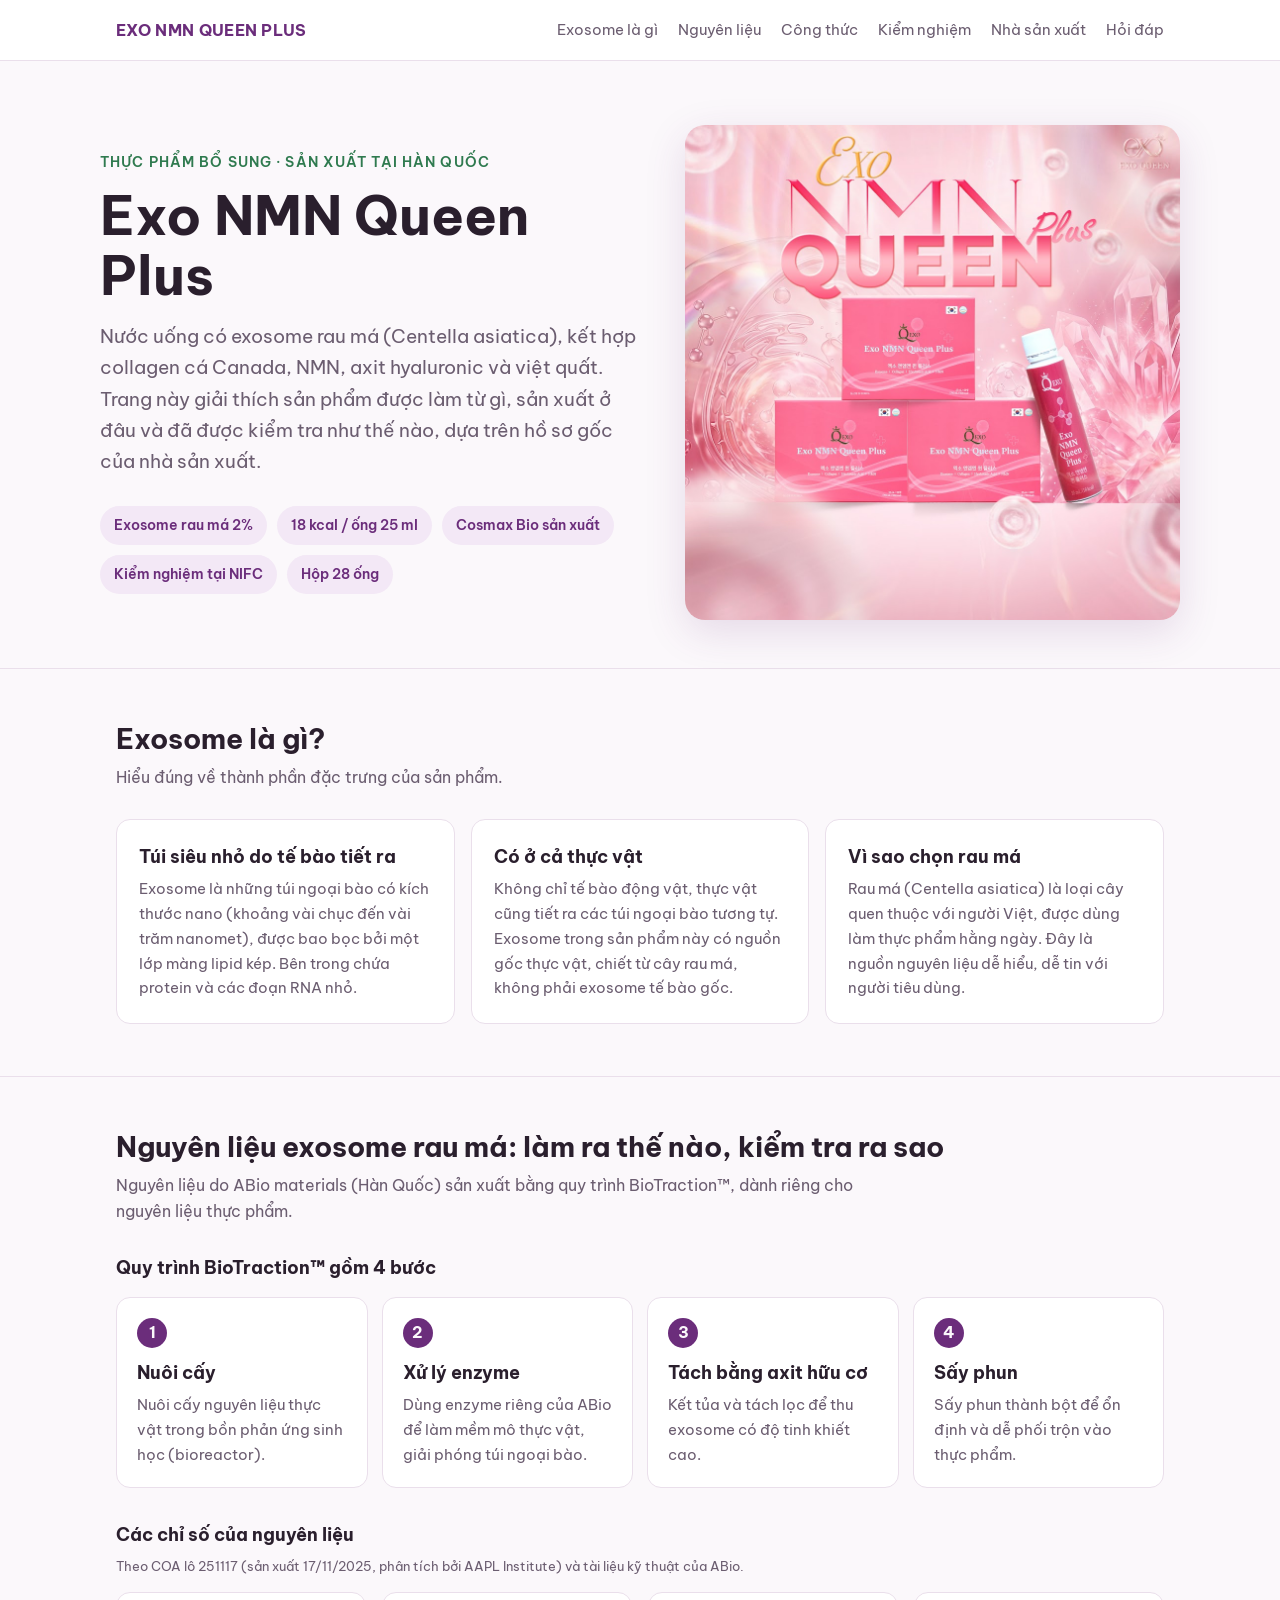
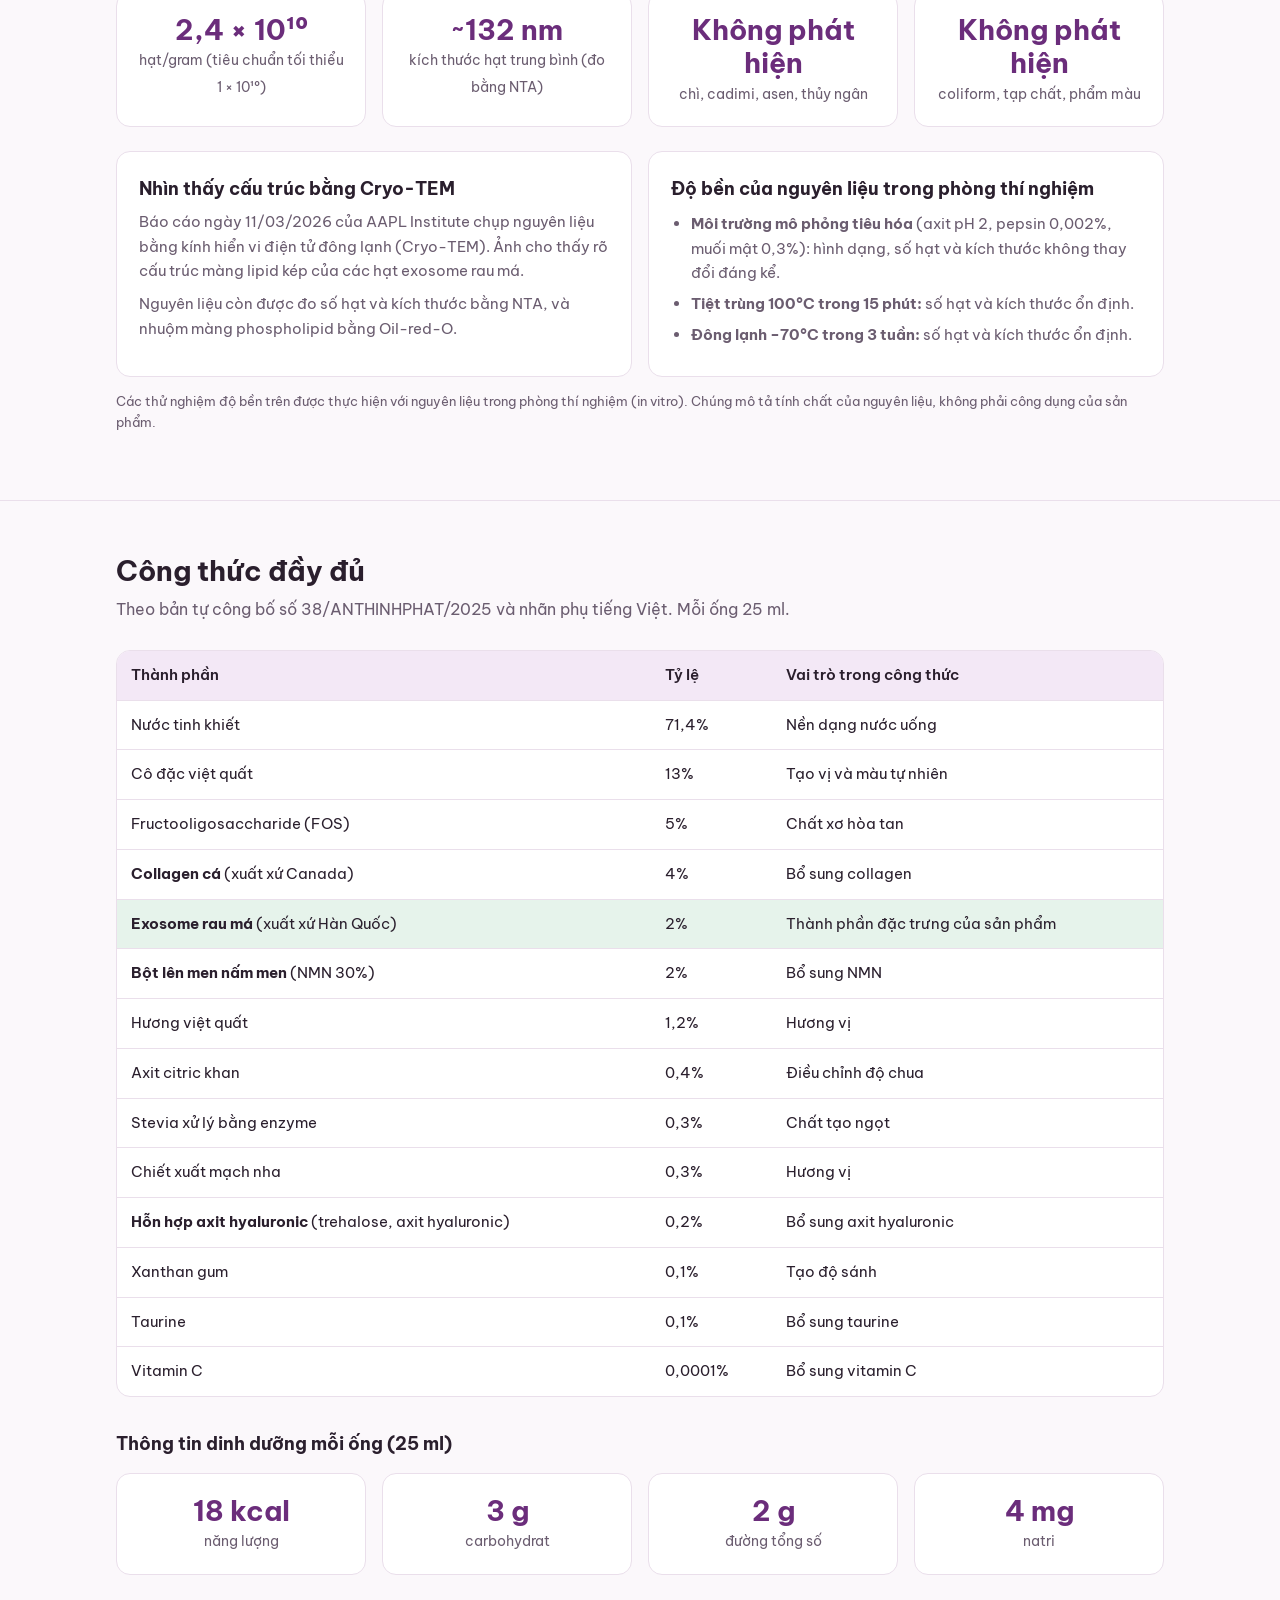
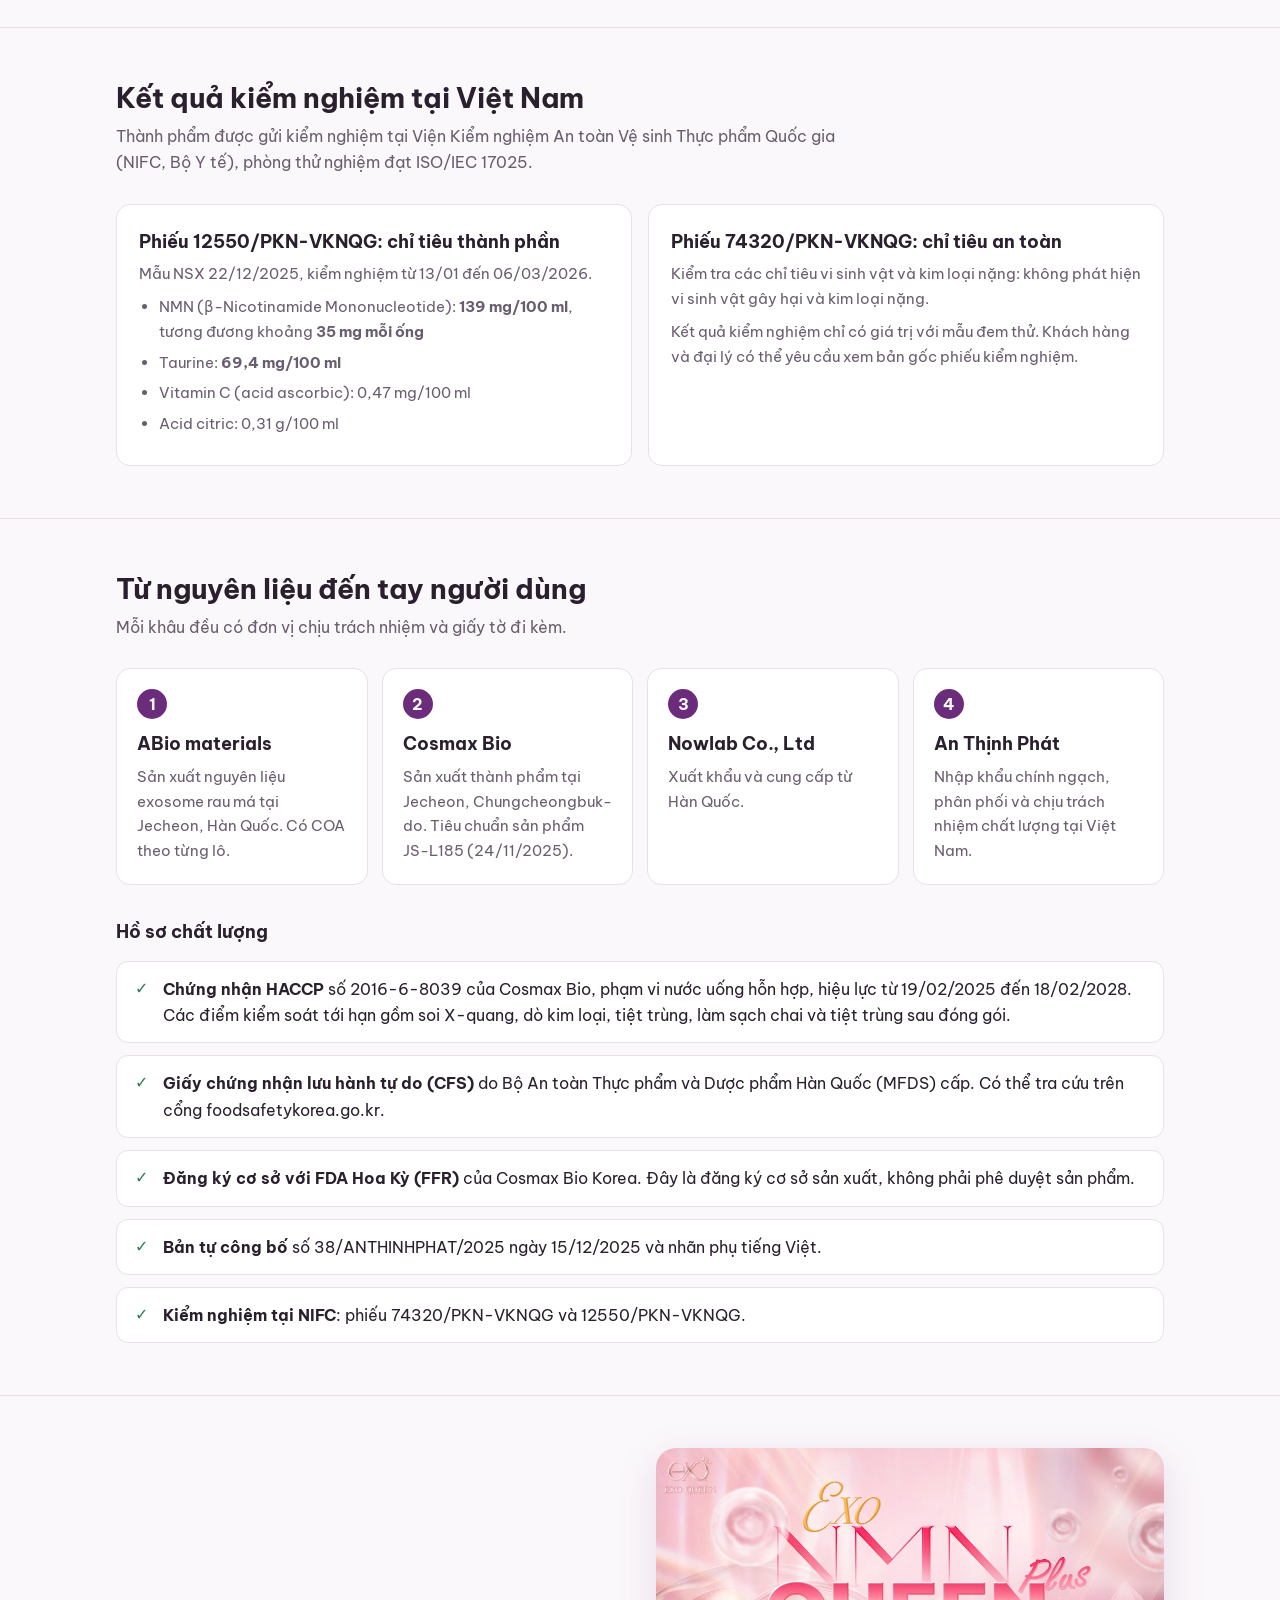
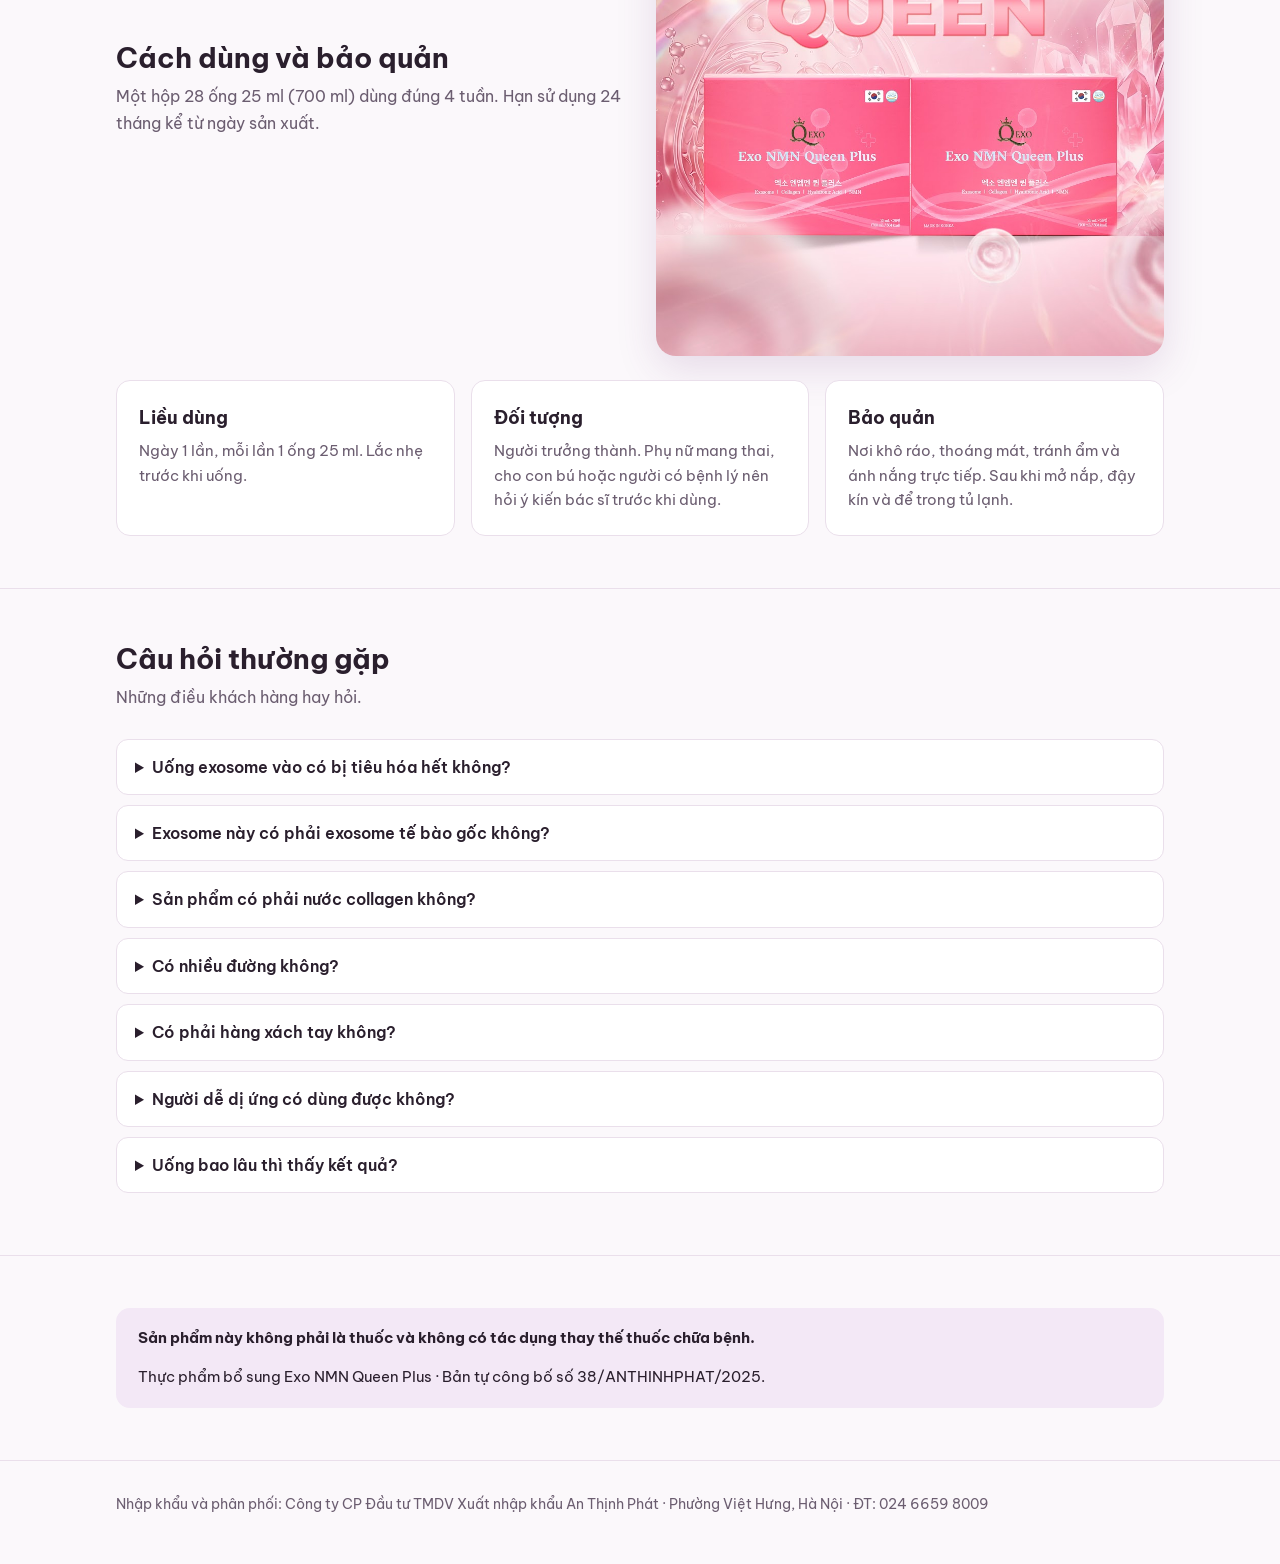
<file: index.html>
<!doctype html>
<html lang="vi">
<head>
<meta charset="utf-8">
<meta name="viewport" content="width=device-width, initial-scale=1">
<title>Exo NMN Queen Plus</title>
<meta name="description" content="Phân tích chi tiết Exo NMN Queen Plus: nguyên liệu exosome rau má, công thức, kết quả kiểm nghiệm và hồ sơ chất lượng.">
<link rel="preconnect" href="https://fonts.googleapis.com">
<link rel="preconnect" href="https://fonts.gstatic.com" crossorigin>
<link href="https://fonts.googleapis.com/css2?family=Be+Vietnam+Pro:wght@400;500;600;700&display=swap" rel="stylesheet">
<link rel="stylesheet" href="style.css">
</head>
<body>

<header class="top">
  <div class="wrap">
    <a class="brand" href="#">EXO NMN QUEEN PLUS</a>
    <nav>
      <a href="#exosome">Exosome là gì</a>
      <a href="#nguyen-lieu">Nguyên liệu</a>
      <a href="#cong-thuc">Công thức</a>
      <a href="#kiem-nghiem">Kiểm nghiệm</a>
      <a href="#chuoi-cung-ung">Nhà sản xuất</a>
      <a href="#hoi-dap">Hỏi đáp</a>
    </nav>
  </div>
</header>

<main>
  <div class="wrap hero"><div class="hero-grid"><div>
    <div class="eyebrow">Thực phẩm bổ sung · Sản xuất tại Hàn Quốc</div>
    <h1>Exo NMN Queen Plus</h1>
    <p class="lead">Nước uống có exosome rau má (Centella asiatica), kết hợp collagen cá Canada, NMN, axit hyaluronic và việt quất. Trang này giải thích sản phẩm được làm từ gì, sản xuất ở đâu và đã được kiểm tra như thế nào, dựa trên hồ sơ gốc của nhà sản xuất.</p>
    <div class="chips">
      <span class="chip">Exosome rau má 2%</span>
      <span class="chip">18 kcal / ống 25 ml</span>
      <span class="chip">Cosmax Bio sản xuất</span>
      <span class="chip">Kiểm nghiệm tại NIFC</span>
      <span class="chip">Hộp 28 ống</span>
    </div>
  </div>
  <img class="hero-img" src="img/exo-nmn-queen-plus-3-hop.jpg" alt="Ba hộp và một ống Exo NMN Queen Plus 25 ml" width="1000" height="1000">
  </div></div>

  <!-- 1. Exosome là gì -->
  <section id="exosome">
    <div class="wrap">
      <h2>Exosome là gì?</h2>
      <p class="sub">Hiểu đúng về thành phần đặc trưng của sản phẩm.</p>
      <div class="grid">
        <div class="card">
          <h3>Túi siêu nhỏ do tế bào tiết ra</h3>
          <p>Exosome là những túi ngoại bào có kích thước nano (khoảng vài chục đến vài trăm nanomet), được bao bọc bởi một lớp màng lipid kép. Bên trong chứa protein và các đoạn RNA nhỏ.</p>
        </div>
        <div class="card">
          <h3>Có ở cả thực vật</h3>
          <p>Không chỉ tế bào động vật, thực vật cũng tiết ra các túi ngoại bào tương tự. Exosome trong sản phẩm này có nguồn gốc thực vật, chiết từ cây rau má, không phải exosome tế bào gốc.</p>
        </div>
        <div class="card">
          <h3>Vì sao chọn rau má</h3>
          <p>Rau má (Centella asiatica) là loại cây quen thuộc với người Việt, được dùng làm thực phẩm hằng ngày. Đây là nguồn nguyên liệu dễ hiểu, dễ tin với người tiêu dùng.</p>
        </div>
      </div>
    </div>
  </section>

  <!-- 2. Nguyên liệu -->
  <section id="nguyen-lieu">
    <div class="wrap">
      <h2>Nguyên liệu exosome rau má: làm ra thế nào, kiểm tra ra sao</h2>
      <p class="sub">Nguyên liệu do ABio materials (Hàn Quốc) sản xuất bằng quy trình BioTraction™, dành riêng cho nguyên liệu thực phẩm.</p>

      <h3>Quy trình BioTraction™ gồm 4 bước</h3>
      <div class="steps" style="margin:14px 0 32px">
        <div class="step"><h3>Nuôi cấy</h3><p>Nuôi cấy nguyên liệu thực vật trong bồn phản ứng sinh học (bioreactor).</p></div>
        <div class="step"><h3>Xử lý enzyme</h3><p>Dùng enzyme riêng của ABio để làm mềm mô thực vật, giải phóng túi ngoại bào.</p></div>
        <div class="step"><h3>Tách bằng axit hữu cơ</h3><p>Kết tủa và tách lọc để thu exosome có độ tinh khiết cao.</p></div>
        <div class="step"><h3>Sấy phun</h3><p>Sấy phun thành bột để ổn định và dễ phối trộn vào thực phẩm.</p></div>
      </div>

      <h3>Các chỉ số của nguyên liệu</h3>
      <p class="small" style="margin-bottom:14px">Theo COA lô 251117 (sản xuất 17/11/2025, phân tích bởi AAPL Institute) và tài liệu kỹ thuật của ABio.</p>
      <div class="stats" style="margin-bottom:24px">
        <div class="stat"><b>2,4 × 10¹⁰</b><span>hạt/gram (tiêu chuẩn tối thiểu 1 × 10¹⁰)</span></div>
        <div class="stat"><b>~132 nm</b><span>kích thước hạt trung bình (đo bằng NTA)</span></div>
        <div class="stat"><b>Không phát hiện</b><span>chì, cadimi, asen, thủy ngân</span></div>
        <div class="stat"><b>Không phát hiện</b><span>coliform, tạp chất, phẩm màu</span></div>
      </div>

      <div class="grid-2">
        <div class="card">
          <h3>Nhìn thấy cấu trúc bằng Cryo-TEM</h3>
          <p>Báo cáo ngày 11/03/2026 của AAPL Institute chụp nguyên liệu bằng kính hiển vi điện tử đông lạnh (Cryo-TEM). Ảnh cho thấy rõ cấu trúc màng lipid kép của các hạt exosome rau má.</p>
          <p>Nguyên liệu còn được đo số hạt và kích thước bằng NTA, và nhuộm màng phospholipid bằng Oil-red-O.</p>
        </div>
        <div class="card">
          <h3>Độ bền của nguyên liệu trong phòng thí nghiệm</h3>
          <ul>
            <li><b>Môi trường mô phỏng tiêu hóa</b> (axit pH 2, pepsin 0,002%, muối mật 0,3%): hình dạng, số hạt và kích thước không thay đổi đáng kể.</li>
            <li><b>Tiệt trùng 100°C trong 15 phút:</b> số hạt và kích thước ổn định.</li>
            <li><b>Đông lạnh −70°C trong 3 tuần:</b> số hạt và kích thước ổn định.</li>
          </ul>
        </div>
      </div>
      <p class="small" style="margin-top:14px">Các thử nghiệm độ bền trên được thực hiện với nguyên liệu trong phòng thí nghiệm (in vitro). Chúng mô tả tính chất của nguyên liệu, không phải công dụng của sản phẩm.</p>
    </div>
  </section>

  <!-- 3. Công thức -->
  <section id="cong-thuc">
    <div class="wrap">
      <h2>Công thức đầy đủ</h2>
      <p class="sub">Theo bản tự công bố số 38/ANTHINHPHAT/2025 và nhãn phụ tiếng Việt. Mỗi ống 25 ml.</p>
      <div class="table-wrap">
        <table>
          <thead><tr><th>Thành phần</th><th>Tỷ lệ</th><th>Vai trò trong công thức</th></tr></thead>
          <tbody>
            <tr><td>Nước tinh khiết</td><td>71,4%</td><td>Nền dạng nước uống</td></tr>
            <tr><td>Cô đặc việt quất</td><td>13%</td><td>Tạo vị và màu tự nhiên</td></tr>
            <tr><td>Fructooligosaccharide (FOS)</td><td>5%</td><td>Chất xơ hòa tan</td></tr>
            <tr><td><b>Collagen cá</b> (xuất xứ Canada)</td><td>4%</td><td>Bổ sung collagen</td></tr>
            <tr class="ours"><td class="ours"><b>Exosome rau má</b> (xuất xứ Hàn Quốc)</td><td class="ours">2%</td><td class="ours">Thành phần đặc trưng của sản phẩm</td></tr>
            <tr><td><b>Bột lên men nấm men</b> (NMN 30%)</td><td>2%</td><td>Bổ sung NMN</td></tr>
            <tr><td>Hương việt quất</td><td>1,2%</td><td>Hương vị</td></tr>
            <tr><td>Axit citric khan</td><td>0,4%</td><td>Điều chỉnh độ chua</td></tr>
            <tr><td>Stevia xử lý bằng enzyme</td><td>0,3%</td><td>Chất tạo ngọt</td></tr>
            <tr><td>Chiết xuất mạch nha</td><td>0,3%</td><td>Hương vị</td></tr>
            <tr><td><b>Hỗn hợp axit hyaluronic</b> (trehalose, axit hyaluronic)</td><td>0,2%</td><td>Bổ sung axit hyaluronic</td></tr>
            <tr><td>Xanthan gum</td><td>0,1%</td><td>Tạo độ sánh</td></tr>
            <tr><td>Taurine</td><td>0,1%</td><td>Bổ sung taurine</td></tr>
            <tr><td>Vitamin C</td><td>0,0001%</td><td>Bổ sung vitamin C</td></tr>
          </tbody>
        </table>
      </div>

      <h3 style="margin-top:32px">Thông tin dinh dưỡng mỗi ống (25 ml)</h3>
      <div class="stats" style="margin-top:14px">
        <div class="stat"><b>18 kcal</b><span>năng lượng</span></div>
        <div class="stat"><b>3 g</b><span>carbohydrat</span></div>
        <div class="stat"><b>2 g</b><span>đường tổng số</span></div>
        <div class="stat"><b>4 mg</b><span>natri</span></div>
      </div>
    </div>
  </section>

  <!-- 4. Kiểm nghiệm -->
  <section id="kiem-nghiem">
    <div class="wrap">
      <h2>Kết quả kiểm nghiệm tại Việt Nam</h2>
      <p class="sub">Thành phẩm được gửi kiểm nghiệm tại Viện Kiểm nghiệm An toàn Vệ sinh Thực phẩm Quốc gia (NIFC, Bộ Y tế), phòng thử nghiệm đạt ISO/IEC 17025.</p>
      <div class="grid-2">
        <div class="card">
          <h3>Phiếu 12550/PKN-VKNQG: chỉ tiêu thành phần</h3>
          <p>Mẫu NSX 22/12/2025, kiểm nghiệm từ 13/01 đến 06/03/2026.</p>
          <ul>
            <li>NMN (β-Nicotinamide Mononucleotide): <b>139 mg/100 ml</b>, tương đương khoảng <b>35 mg mỗi ống</b></li>
            <li>Taurine: <b>69,4 mg/100 ml</b></li>
            <li>Vitamin C (acid ascorbic): 0,47 mg/100 ml</li>
            <li>Acid citric: 0,31 g/100 ml</li>
          </ul>
        </div>
        <div class="card">
          <h3>Phiếu 74320/PKN-VKNQG: chỉ tiêu an toàn</h3>
          <p>Kiểm tra các chỉ tiêu vi sinh vật và kim loại nặng: không phát hiện vi sinh vật gây hại và kim loại nặng.</p>
          <p>Kết quả kiểm nghiệm chỉ có giá trị với mẫu đem thử. Khách hàng và đại lý có thể yêu cầu xem bản gốc phiếu kiểm nghiệm.</p>
        </div>
      </div>
    </div>
  </section>

  <!-- 5. Chuỗi cung ứng -->
  <section id="chuoi-cung-ung">
    <div class="wrap">
      <h2>Từ nguyên liệu đến tay người dùng</h2>
      <p class="sub">Mỗi khâu đều có đơn vị chịu trách nhiệm và giấy tờ đi kèm.</p>
      <div class="steps">
        <div class="step"><h3>ABio materials</h3><p>Sản xuất nguyên liệu exosome rau má tại Jecheon, Hàn Quốc. Có COA theo từng lô.</p></div>
        <div class="step"><h3>Cosmax Bio</h3><p>Sản xuất thành phẩm tại Jecheon, Chungcheongbuk-do. Tiêu chuẩn sản phẩm JS-L185 (24/11/2025).</p></div>
        <div class="step"><h3>Nowlab Co., Ltd</h3><p>Xuất khẩu và cung cấp từ Hàn Quốc.</p></div>
        <div class="step"><h3>An Thịnh Phát</h3><p>Nhập khẩu chính ngạch, phân phối và chịu trách nhiệm chất lượng tại Việt Nam.</p></div>
      </div>

      <h3 style="margin-top:32px">Hồ sơ chất lượng</h3>
      <ul class="checks" style="margin-top:14px">
        <li><b>Chứng nhận HACCP</b> số 2016-6-8039 của Cosmax Bio, phạm vi nước uống hỗn hợp, hiệu lực từ 19/02/2025 đến 18/02/2028. Các điểm kiểm soát tới hạn gồm soi X-quang, dò kim loại, tiệt trùng, làm sạch chai và tiệt trùng sau đóng gói.</li>
        <li><b>Giấy chứng nhận lưu hành tự do (CFS)</b> do Bộ An toàn Thực phẩm và Dược phẩm Hàn Quốc (MFDS) cấp. Có thể tra cứu trên cổng foodsafetykorea.go.kr.</li>
        <li><b>Đăng ký cơ sở với FDA Hoa Kỳ (FFR)</b> của Cosmax Bio Korea. Đây là đăng ký cơ sở sản xuất, không phải phê duyệt sản phẩm.</li>
        <li><b>Bản tự công bố</b> số 38/ANTHINHPHAT/2025 ngày 15/12/2025 và nhãn phụ tiếng Việt.</li>
        <li><b>Kiểm nghiệm tại NIFC</b>: phiếu 74320/PKN-VKNQG và 12550/PKN-VKNQG.</li>
      </ul>
    </div>
  </section>

  <!-- 6. Cách dùng -->
  <section id="cach-dung">
    <div class="wrap">
      <div class="split" style="margin-bottom:24px">
        <div>
          <h2>Cách dùng và bảo quản</h2>
          <p class="sub">Một hộp 28 ống 25 ml (700 ml) dùng đúng 4 tuần. Hạn sử dụng 24 tháng kể từ ngày sản xuất.</p>
        </div>
        <img class="hero-img" src="img/exo-nmn-queen-plus-2-hop.jpg" alt="Hộp Exo NMN Queen Plus 25 ml × 28 ống" width="1000" height="1000" loading="lazy">
      </div>
      <div class="grid">
        <div class="card"><h3>Liều dùng</h3><p>Ngày 1 lần, mỗi lần 1 ống 25 ml. Lắc nhẹ trước khi uống.</p></div>
        <div class="card"><h3>Đối tượng</h3><p>Người trưởng thành. Phụ nữ mang thai, cho con bú hoặc người có bệnh lý nên hỏi ý kiến bác sĩ trước khi dùng.</p></div>
        <div class="card"><h3>Bảo quản</h3><p>Nơi khô ráo, thoáng mát, tránh ẩm và ánh nắng trực tiếp. Sau khi mở nắp, đậy kín và để trong tủ lạnh.</p></div>
      </div>
    </div>
  </section>

  <!-- 7. Hỏi đáp -->
  <section id="hoi-dap">
    <div class="wrap">
      <h2>Câu hỏi thường gặp</h2>
      <p class="sub">Những điều khách hàng hay hỏi.</p>
      <details><summary>Uống exosome vào có bị tiêu hóa hết không?</summary><p>Nhà sản xuất nguyên liệu đã thử độ bền của exosome rau má trong môi trường mô phỏng tiêu hóa (axit pH 2, pepsin, muối mật) trong phòng thí nghiệm. Số hạt và kích thước không thay đổi đáng kể. Đây là kết quả về độ bền của nguyên liệu, không phải công dụng của sản phẩm.</p></details>
      <details><summary>Exosome này có phải exosome tế bào gốc không?</summary><p>Không. Đây là exosome có nguồn gốc thực vật, chiết từ cây rau má (Centella asiatica).</p></details>
      <details><summary>Sản phẩm có phải nước collagen không?</summary><p>Không hẳn. Đây là công thức kết hợp exosome rau má, collagen cá, NMN, axit hyaluronic và việt quất. Collagen là một trong các thành phần, exosome rau má là điểm đặc trưng.</p></details>
      <details><summary>Có nhiều đường không?</summary><p>Mỗi ống 25 ml có 18 kcal và 2 g đường tổng số. Vị ngọt đến từ việt quất cô đặc và chất tạo ngọt stevia.</p></details>
      <details><summary>Có phải hàng xách tay không?</summary><p>Không. Sản phẩm được nhập khẩu chính ngạch bởi Công ty CP Đầu tư TMDV Xuất nhập khẩu An Thịnh Phát, có CFS của MFDS Hàn Quốc, bản tự công bố và nhãn phụ tiếng Việt.</p></details>
      <details><summary>Người dễ dị ứng có dùng được không?</summary><p>Sản phẩm có collagen cá. Sản phẩm được sản xuất cùng cơ sở với các sản phẩm có trứng, sữa, kiều mạch, đậu phộng, đậu nành, lúa mì, cá thu, cua, tôm, thịt heo, đào, cà chua, óc chó, thịt gà, thịt bò, mực, động vật có vỏ và hạt thông. Người có cơ địa dị ứng vui lòng kiểm tra thành phần trước khi dùng.</p></details>
      <details><summary>Uống bao lâu thì thấy kết quả?</summary><p>Đây là thực phẩm bổ sung, không phải sản phẩm điều trị, nên chúng tôi không cam kết kết quả hay thời gian. Nhà sản xuất khuyến nghị dùng mỗi ngày 1 ống.</p></details>
    </div>
  </section>

  <section>
    <div class="wrap">
      <div class="note">
        <p><b>Sản phẩm này không phải là thuốc và không có tác dụng thay thế thuốc chữa bệnh.</b></p>
        <p>Thực phẩm bổ sung Exo NMN Queen Plus · Bản tự công bố số 38/ANTHINHPHAT/2025.</p>
      </div>
    </div>
  </section>
</main>

<footer>
  <div class="wrap">
    Nhập khẩu và phân phối: Công ty CP Đầu tư TMDV Xuất nhập khẩu An Thịnh Phát · Phường Việt Hưng, Hà Nội · ĐT: 024 6659 8009
  </div>
</footer>

</body>
</html>
</file>
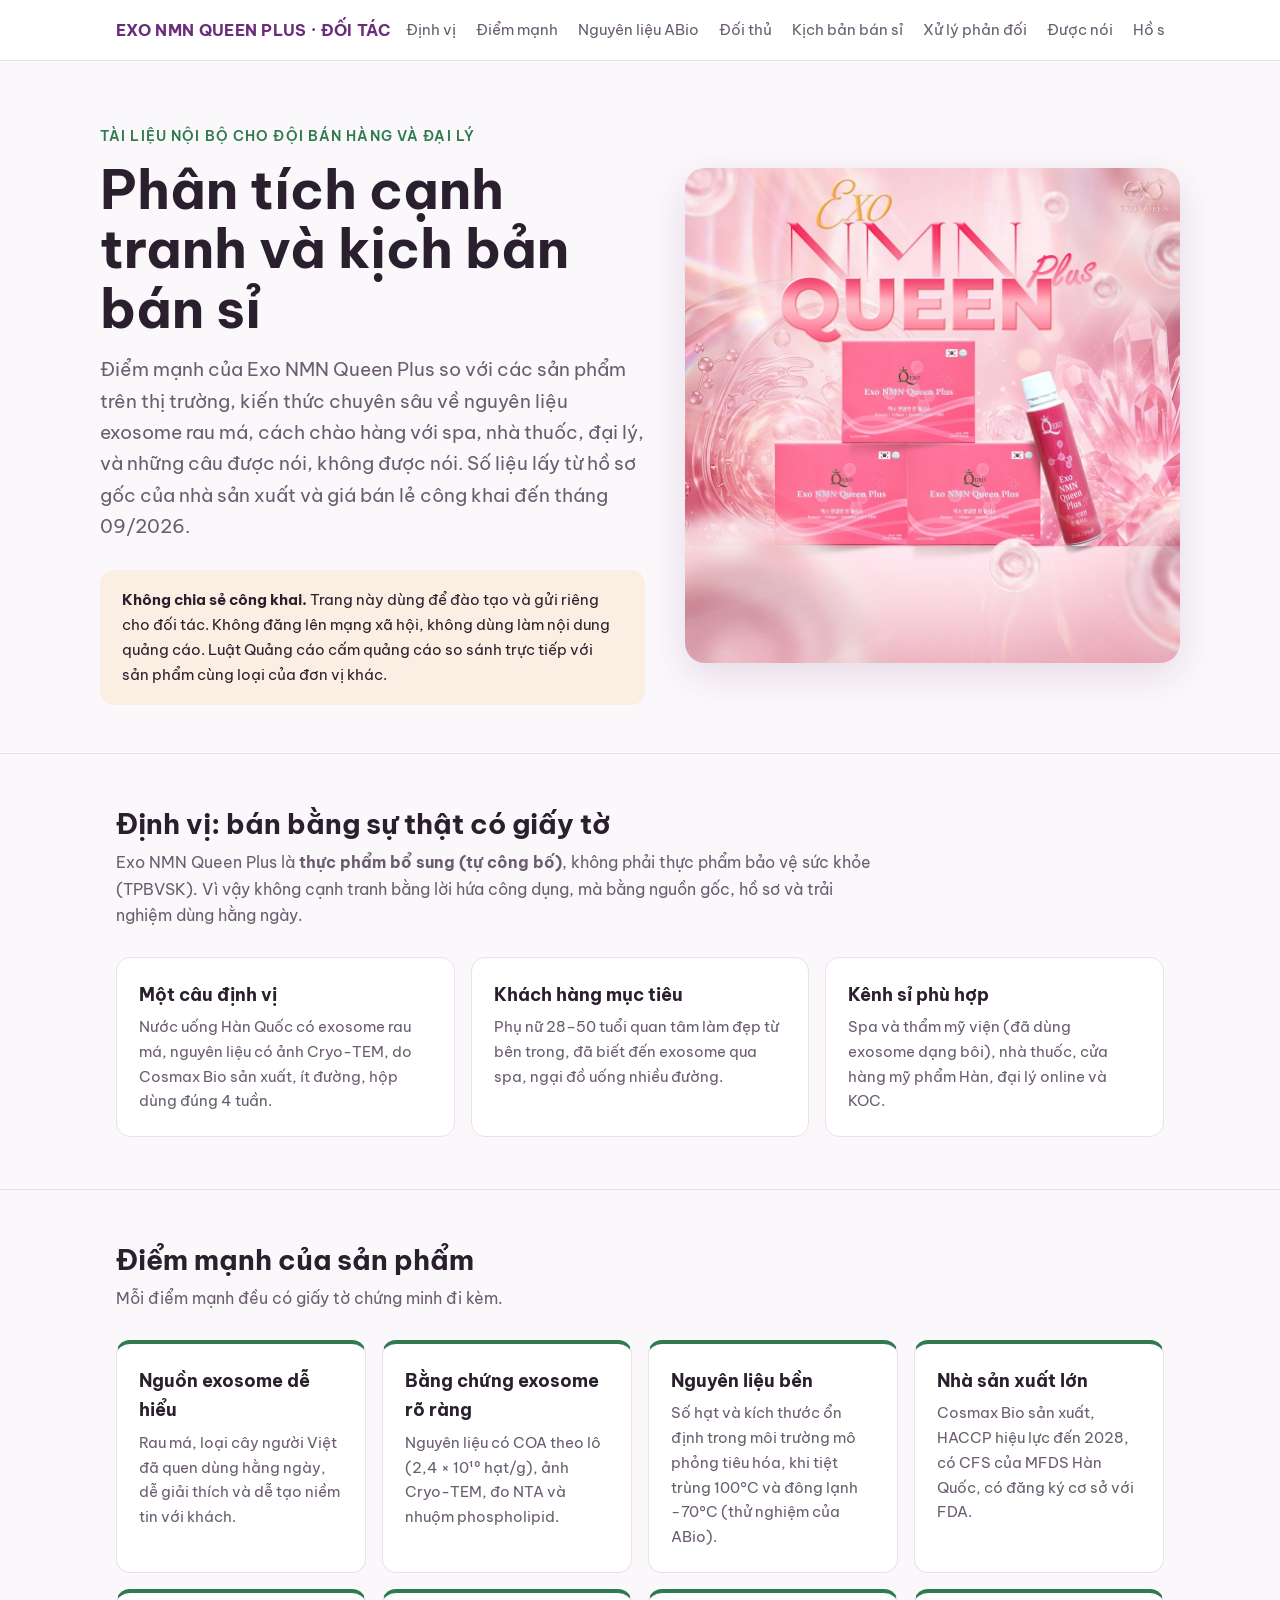
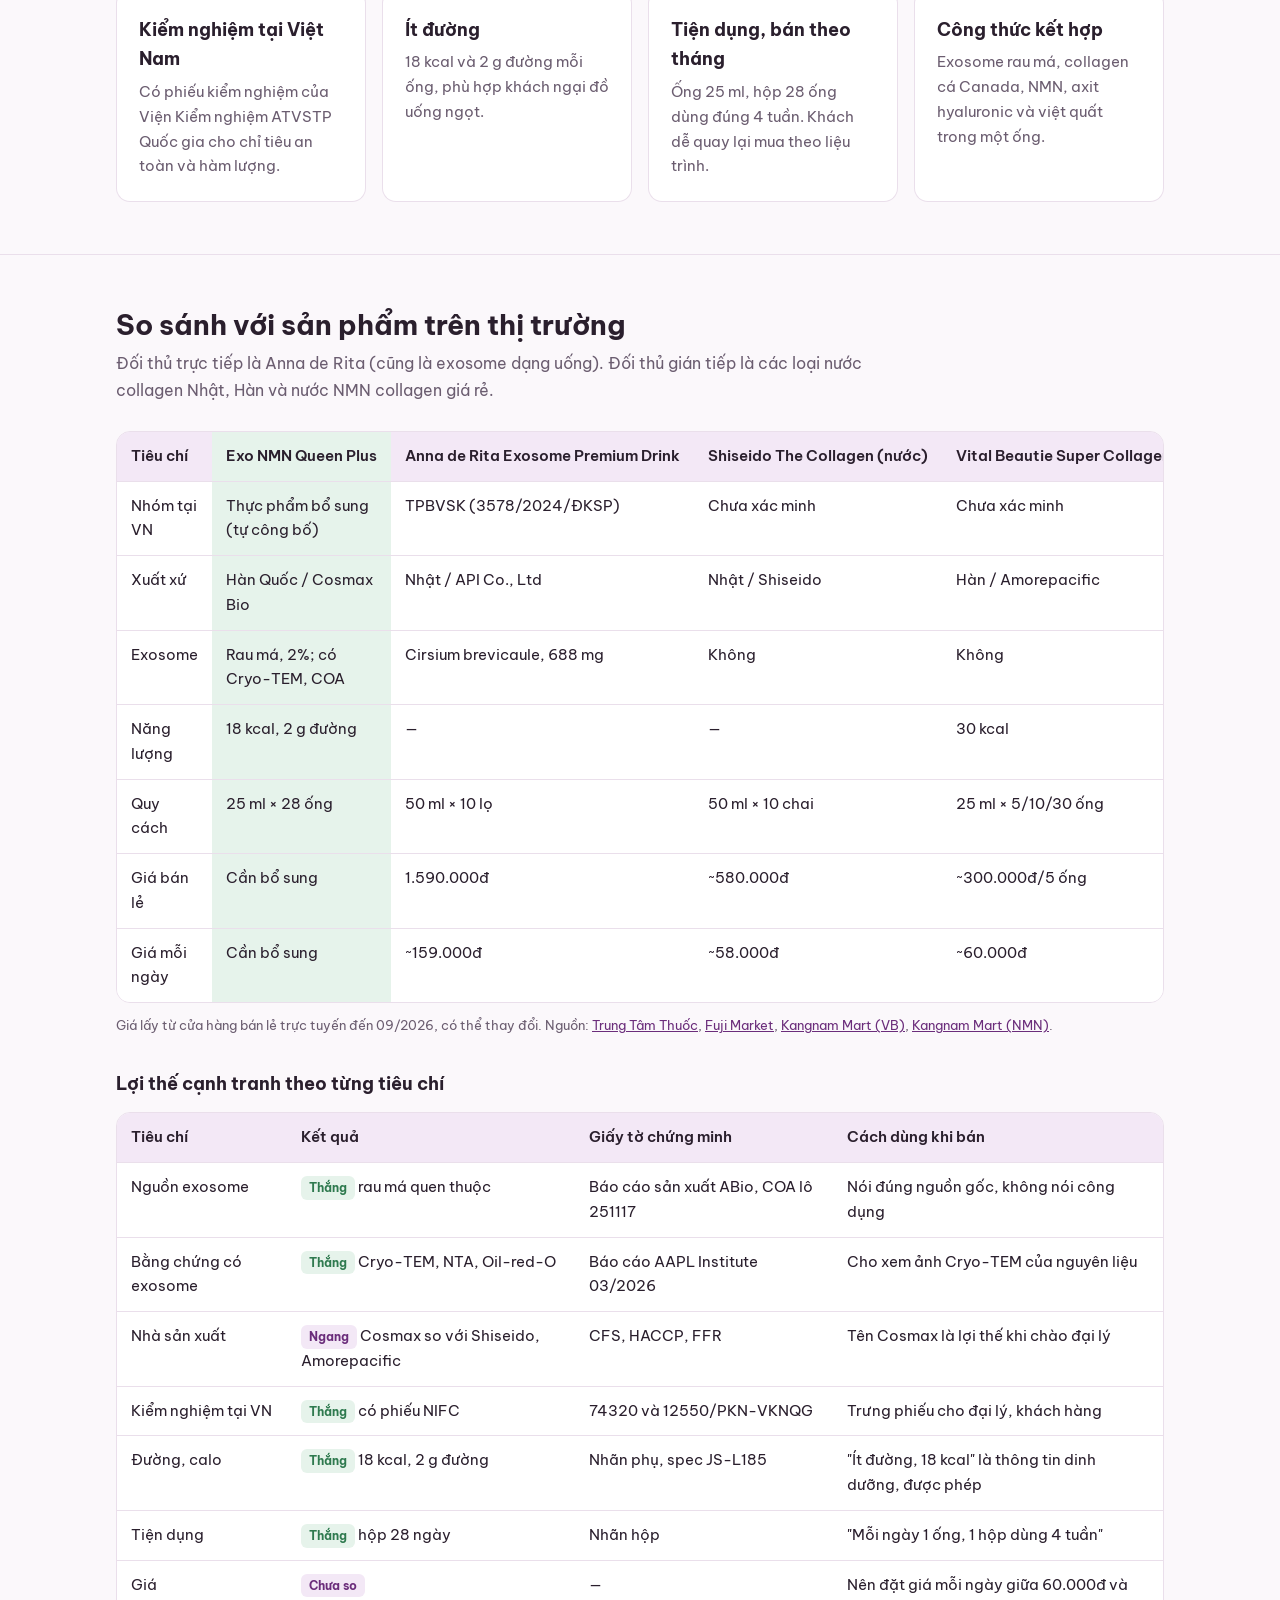
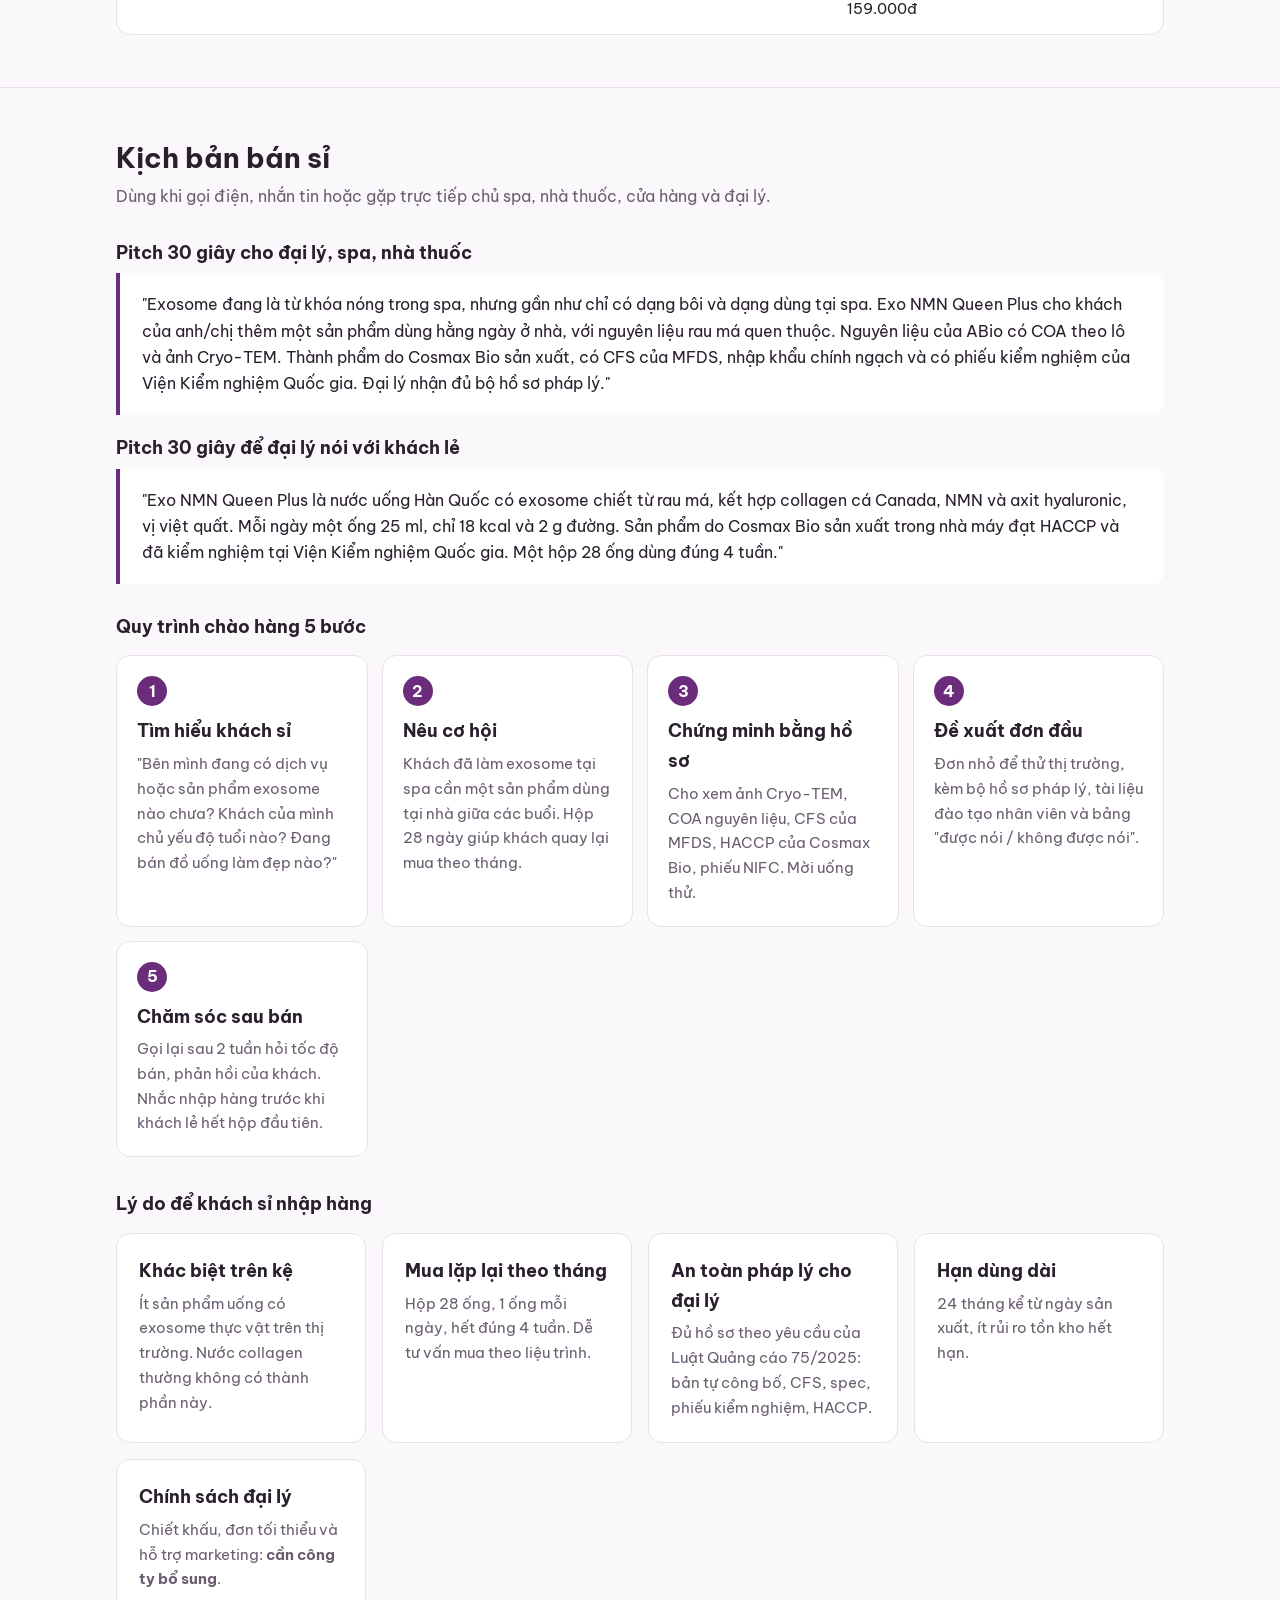
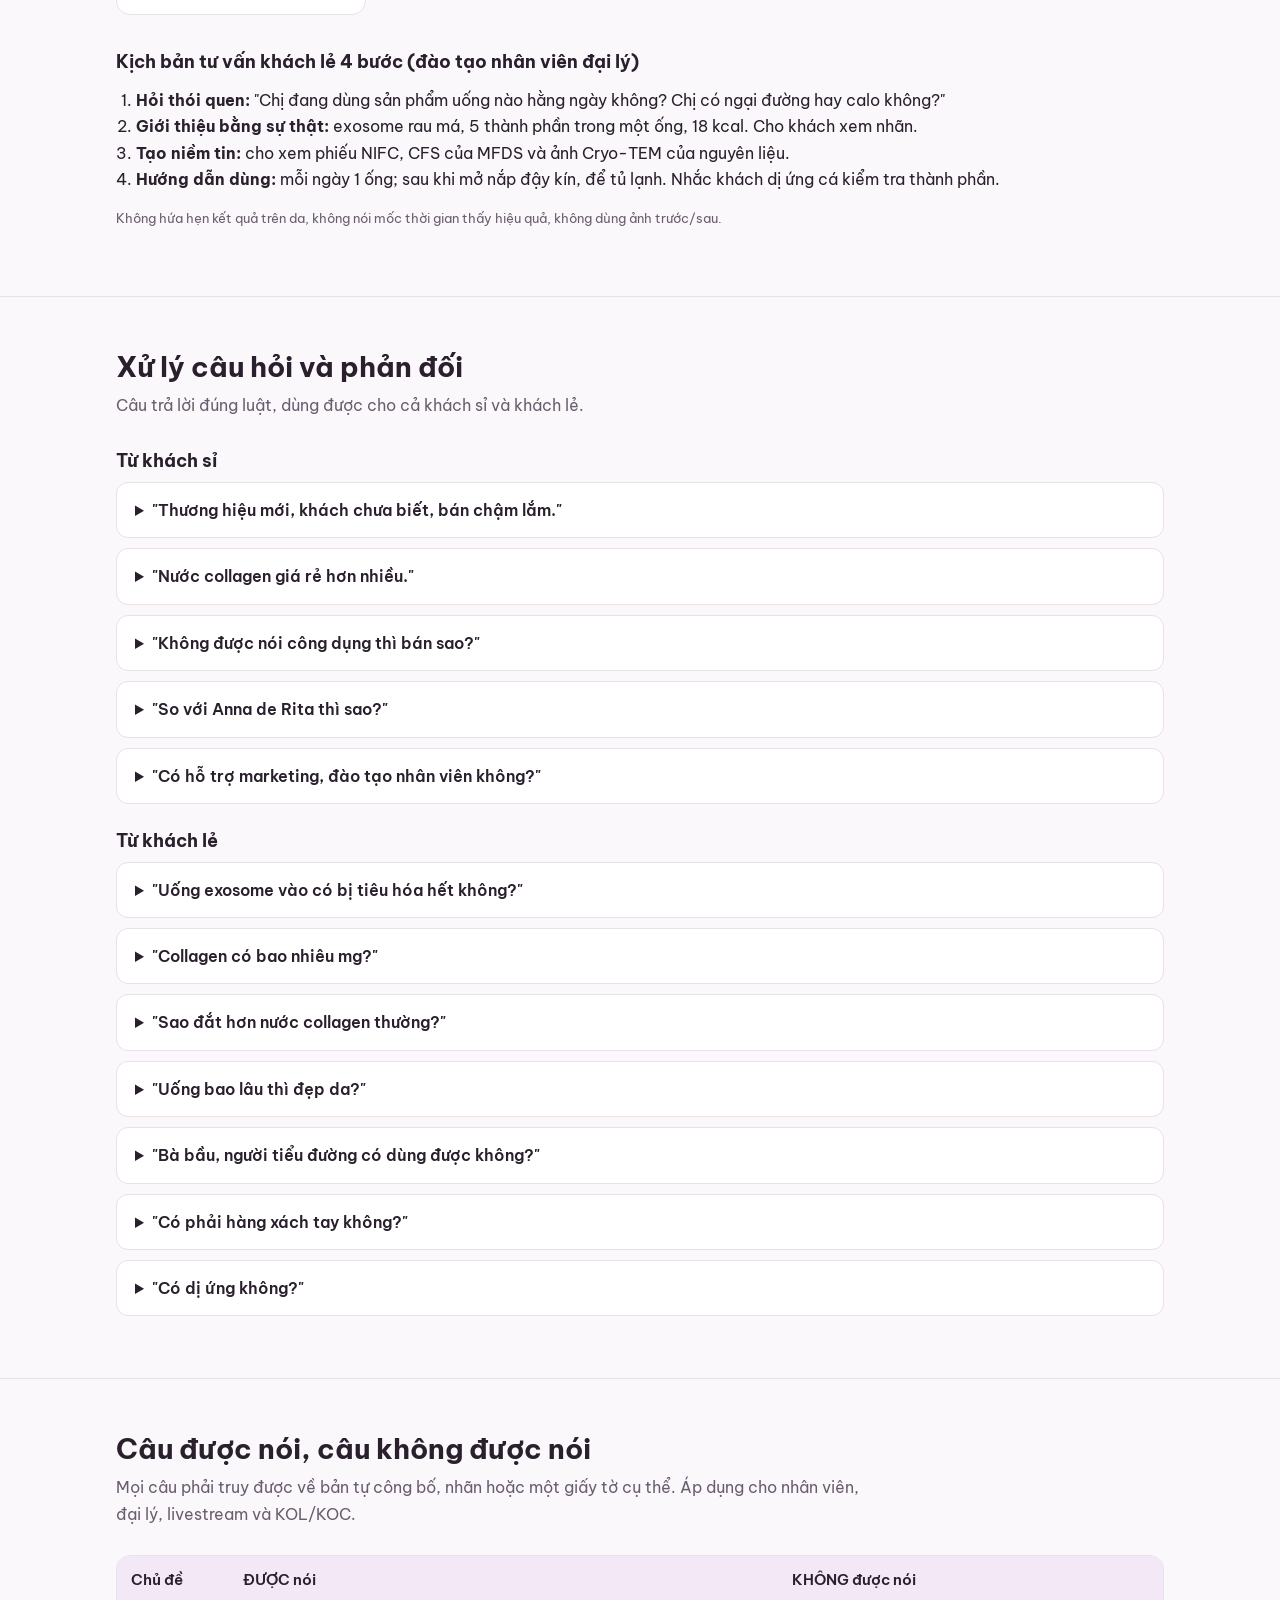
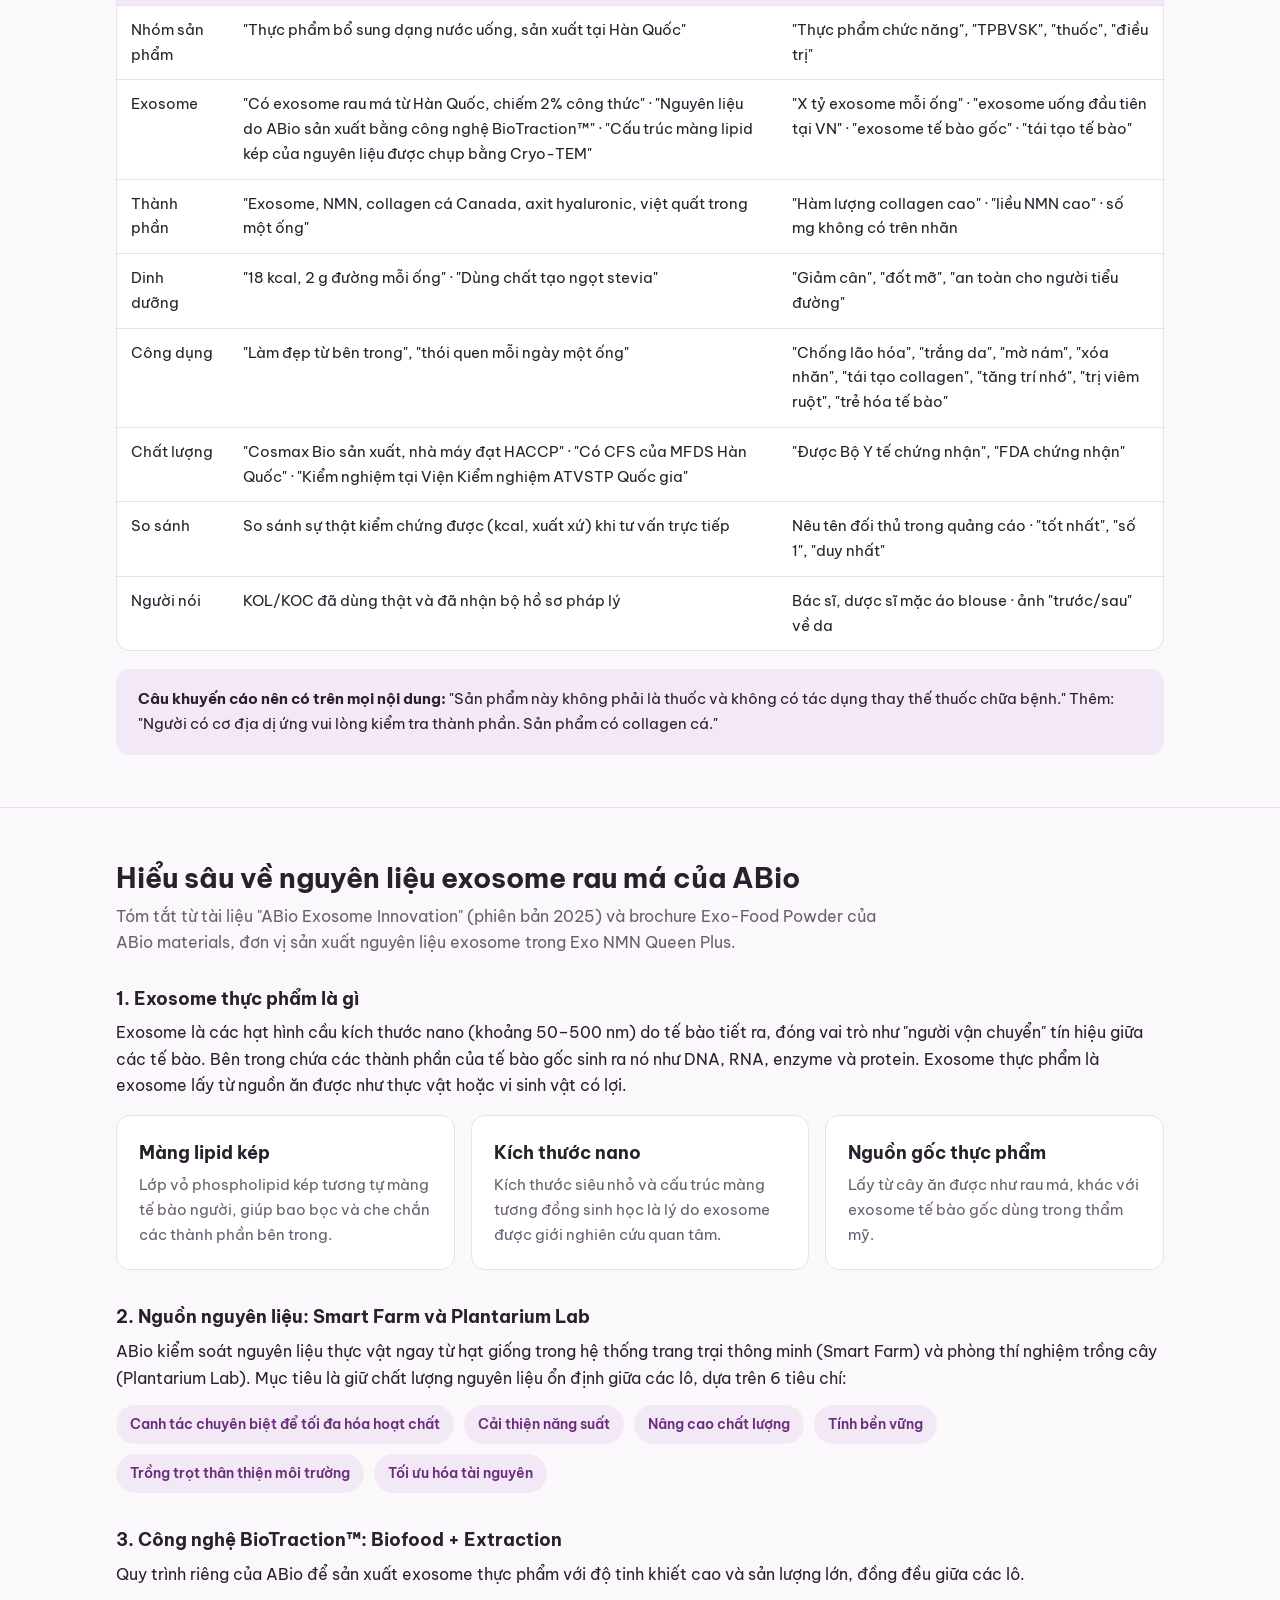
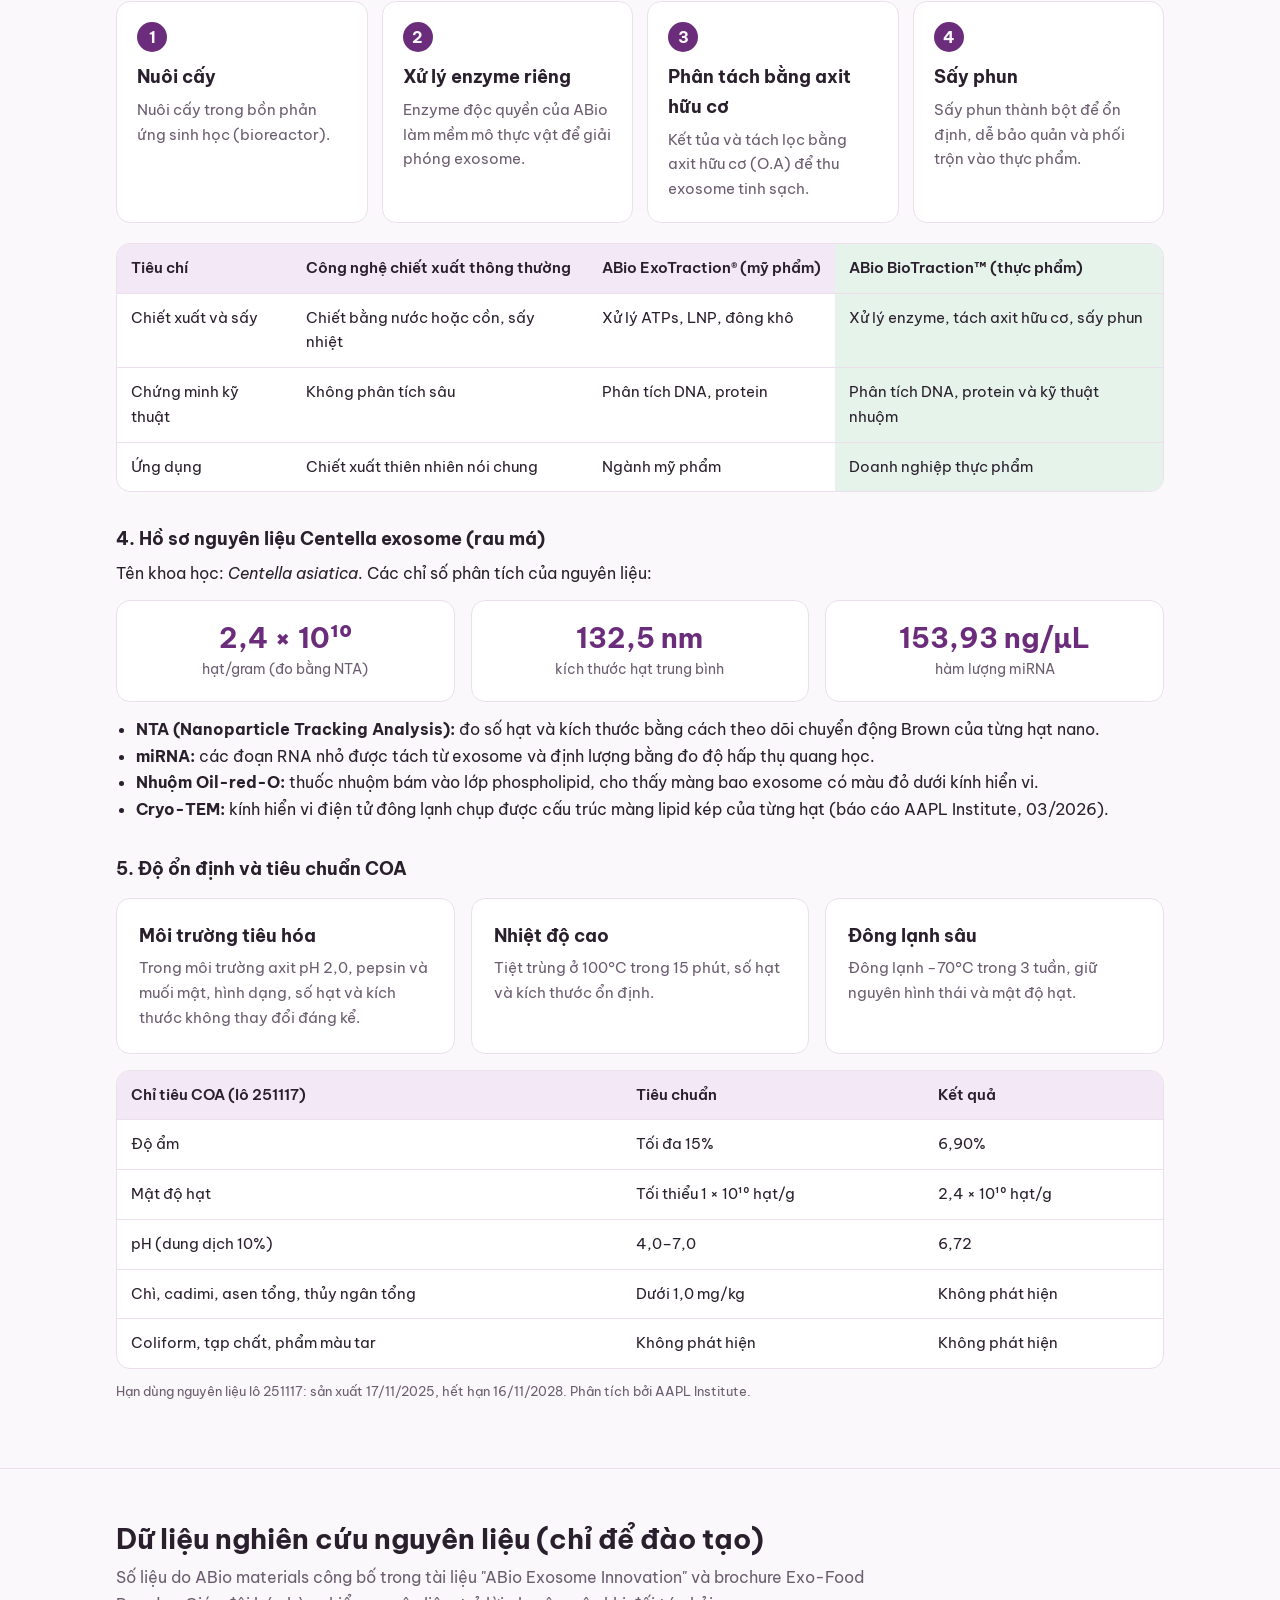
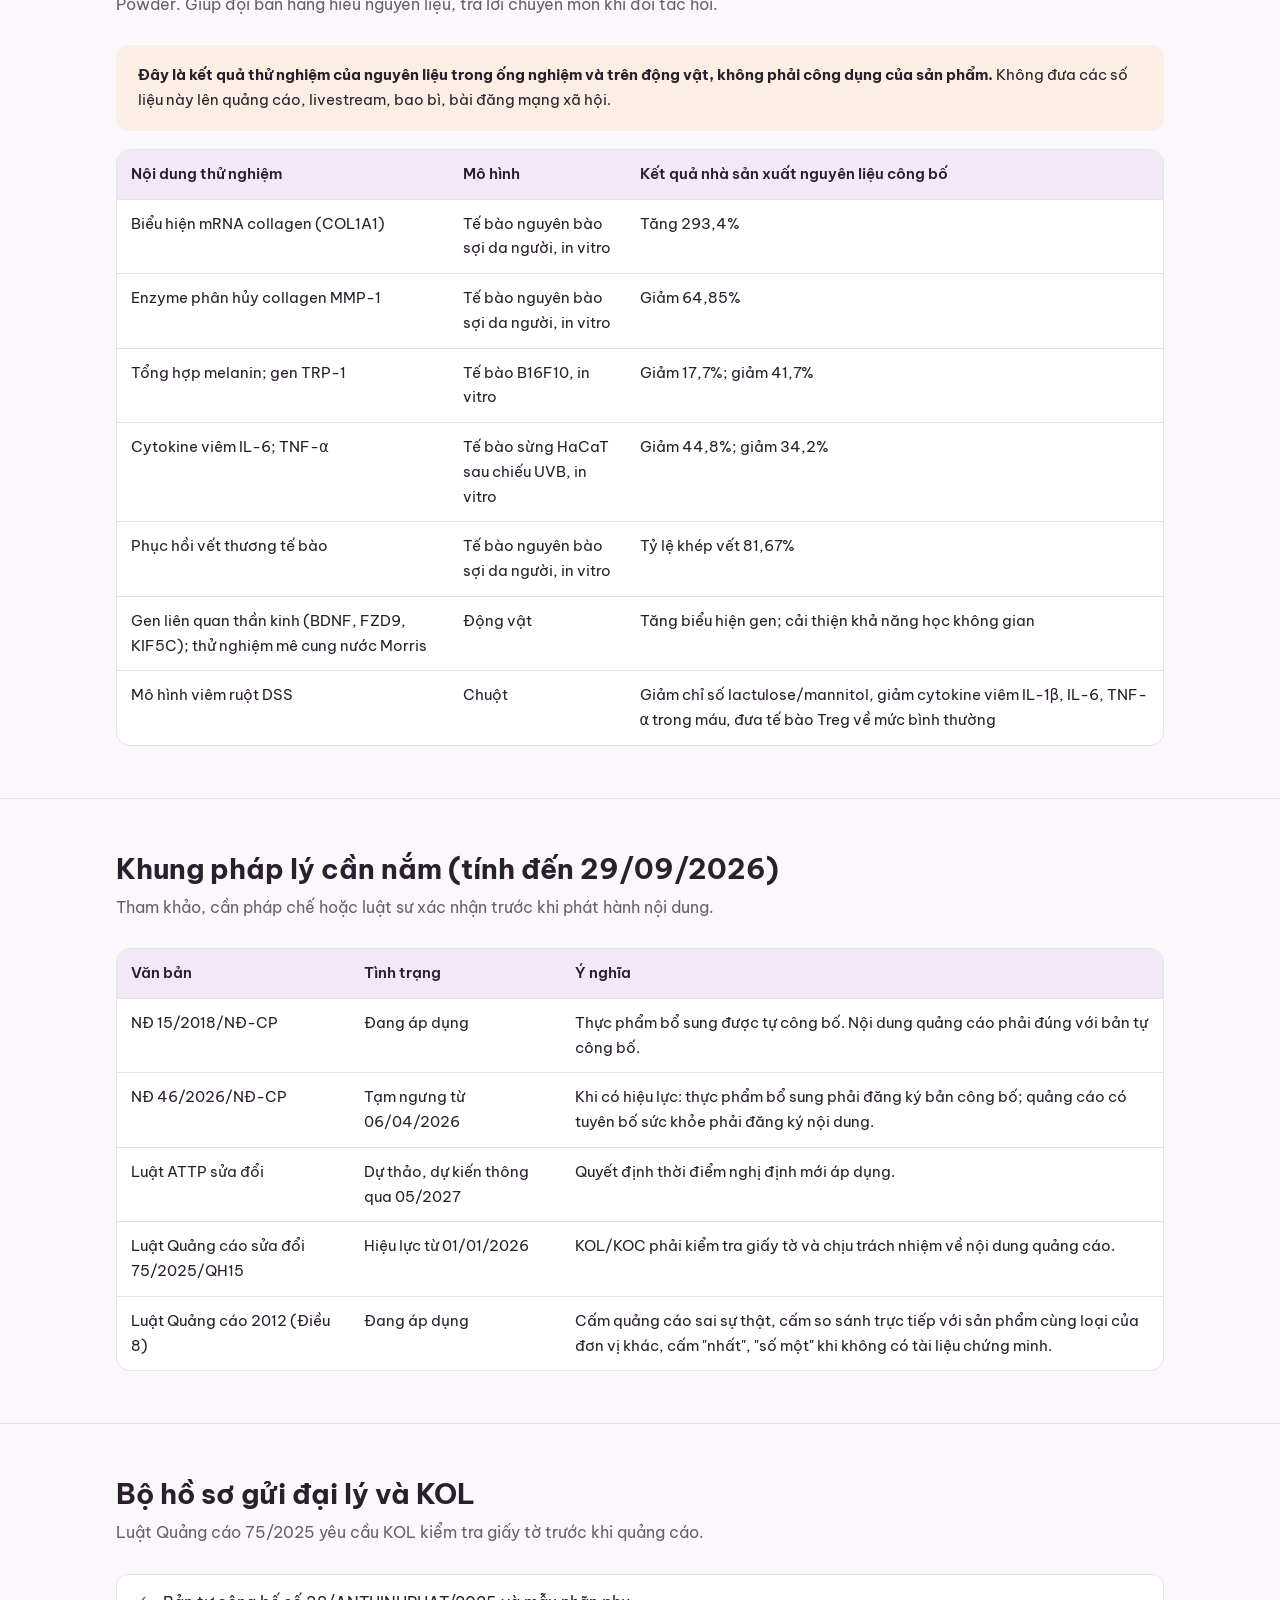
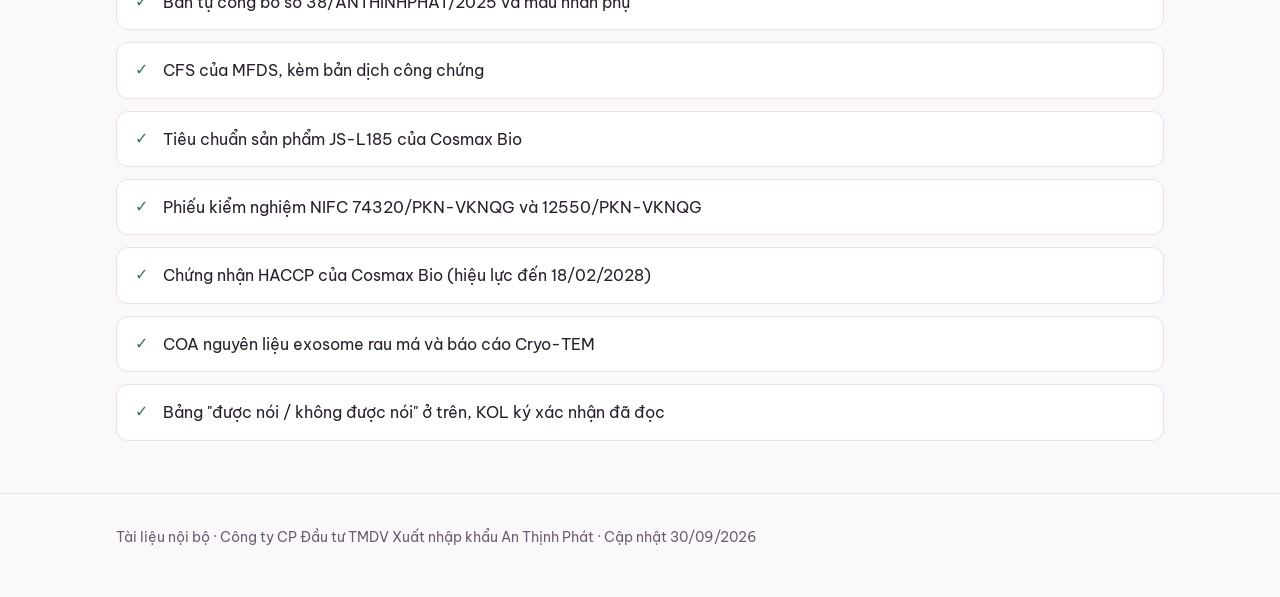
<file: doi-tac/index.html>
<!doctype html>
<html lang="vi">
<head>
<meta charset="utf-8">
<meta name="viewport" content="width=device-width, initial-scale=1">
<meta name="robots" content="noindex, nofollow, noarchive">
<title>Exo NMN Queen Plus – Tài liệu đối tác</title>
<link rel="preconnect" href="https://fonts.googleapis.com">
<link rel="preconnect" href="https://fonts.gstatic.com" crossorigin>
<link href="https://fonts.googleapis.com/css2?family=Be+Vietnam+Pro:wght@400;500;600;700&display=swap" rel="stylesheet">
<link rel="stylesheet" href="../style.css">
</head>
<body>

<header class="top">
  <div class="wrap">
    <a class="brand" href="#">EXO NMN QUEEN PLUS · ĐỐI TÁC</a>
    <nav>
      <a href="#dinh-vi">Định vị</a>
      <a href="#manh-yeu">Điểm mạnh</a>
      <a href="#nguyen-lieu">Nguyên liệu ABio</a>
      <a href="#doi-thu">Đối thủ</a>
      <a href="#kich-ban">Kịch bản bán sỉ</a>
      <a href="#phan-doi">Xử lý phản đối</a>
      <a href="#duoc-noi">Được nói</a>
      <a href="#ho-so">Hồ sơ</a>
    </nav>
  </div>
</header>

<main>
  <div class="wrap hero"><div class="hero-grid"><div>
    <div class="eyebrow">Tài liệu nội bộ cho đội bán hàng và đại lý</div>
    <h1>Phân tích cạnh tranh và kịch bản bán sỉ</h1>
    <p class="lead">Điểm mạnh của Exo NMN Queen Plus so với các sản phẩm trên thị trường, kiến thức chuyên sâu về nguyên liệu exosome rau má, cách chào hàng với spa, nhà thuốc, đại lý, và những câu được nói, không được nói. Số liệu lấy từ hồ sơ gốc của nhà sản xuất và giá bán lẻ công khai đến tháng 09/2026.</p>
    <div class="note warn">
      <p><b>Không chia sẻ công khai.</b> Trang này dùng để đào tạo và gửi riêng cho đối tác. Không đăng lên mạng xã hội, không dùng làm nội dung quảng cáo. Luật Quảng cáo cấm quảng cáo so sánh trực tiếp với sản phẩm cùng loại của đơn vị khác.</p>
    </div>
  </div>
  <img class="hero-img" src="../img/exo-nmn-queen-plus-3-hop.jpg" alt="Ba hộp và một ống Exo NMN Queen Plus 25 ml" width="1000" height="1000">
  </div>
  </div>

  <!-- Định vị -->
  <section id="dinh-vi">
    <div class="wrap">
      <h2>Định vị: bán bằng sự thật có giấy tờ</h2>
      <p class="sub">Exo NMN Queen Plus là <b>thực phẩm bổ sung (tự công bố)</b>, không phải thực phẩm bảo vệ sức khỏe (TPBVSK). Vì vậy không cạnh tranh bằng lời hứa công dụng, mà bằng nguồn gốc, hồ sơ và trải nghiệm dùng hằng ngày.</p>
      <div class="grid">
        <div class="card"><h3>Một câu định vị</h3><p>Nước uống Hàn Quốc có exosome rau má, nguyên liệu có ảnh Cryo-TEM, do Cosmax Bio sản xuất, ít đường, hộp dùng đúng 4 tuần.</p></div>
        <div class="card"><h3>Khách hàng mục tiêu</h3><p>Phụ nữ 28–50 tuổi quan tâm làm đẹp từ bên trong, đã biết đến exosome qua spa, ngại đồ uống nhiều đường.</p></div>
        <div class="card"><h3>Kênh sỉ phù hợp</h3><p>Spa và thẩm mỹ viện (đã dùng exosome dạng bôi), nhà thuốc, cửa hàng mỹ phẩm Hàn, đại lý online và KOC.</p></div>
      </div>
    </div>
  </section>

  <!-- Điểm mạnh -->
  <section id="manh-yeu">
    <div class="wrap">
      <h2>Điểm mạnh của sản phẩm</h2>
      <p class="sub">Mỗi điểm mạnh đều có giấy tờ chứng minh đi kèm.</p>
      <div class="grid">
        <div class="card good"><h3>Nguồn exosome dễ hiểu</h3><p>Rau má, loại cây người Việt đã quen dùng hằng ngày, dễ giải thích và dễ tạo niềm tin với khách.</p></div>
        <div class="card good"><h3>Bằng chứng exosome rõ ràng</h3><p>Nguyên liệu có COA theo lô (2,4 × 10¹⁰ hạt/g), ảnh Cryo-TEM, đo NTA và nhuộm phospholipid.</p></div>
        <div class="card good"><h3>Nguyên liệu bền</h3><p>Số hạt và kích thước ổn định trong môi trường mô phỏng tiêu hóa, khi tiệt trùng 100°C và đông lạnh −70°C (thử nghiệm của ABio).</p></div>
        <div class="card good"><h3>Nhà sản xuất lớn</h3><p>Cosmax Bio sản xuất, HACCP hiệu lực đến 2028, có CFS của MFDS Hàn Quốc, có đăng ký cơ sở với FDA.</p></div>
        <div class="card good"><h3>Kiểm nghiệm tại Việt Nam</h3><p>Có phiếu kiểm nghiệm của Viện Kiểm nghiệm ATVSTP Quốc gia cho chỉ tiêu an toàn và hàm lượng.</p></div>
        <div class="card good"><h3>Ít đường</h3><p>18 kcal và 2 g đường mỗi ống, phù hợp khách ngại đồ uống ngọt.</p></div>
        <div class="card good"><h3>Tiện dụng, bán theo tháng</h3><p>Ống 25 ml, hộp 28 ống dùng đúng 4 tuần. Khách dễ quay lại mua theo liệu trình.</p></div>
        <div class="card good"><h3>Công thức kết hợp</h3><p>Exosome rau má, collagen cá Canada, NMN, axit hyaluronic và việt quất trong một ống.</p></div>
      </div>
    </div>
  </section>

  <!-- Đối thủ -->
  <section id="doi-thu">
    <div class="wrap">
      <h2>So sánh với sản phẩm trên thị trường</h2>
      <p class="sub">Đối thủ trực tiếp là Anna de Rita (cũng là exosome dạng uống). Đối thủ gián tiếp là các loại nước collagen Nhật, Hàn và nước NMN collagen giá rẻ.</p>
      <div class="table-wrap">
        <table>
          <thead>
            <tr><th>Tiêu chí</th><th class="ours">Exo NMN Queen Plus</th><th>Anna de Rita Exosome Premium Drink</th><th>Shiseido The Collagen (nước)</th><th>Vital Beautie Super Collagen</th><th>NMN Nano Collagen 3000mg</th></tr>
          </thead>
          <tbody>
            <tr><td>Nhóm tại VN</td><td class="ours">Thực phẩm bổ sung (tự công bố)</td><td>TPBVSK (3578/2024/ĐKSP)</td><td>Chưa xác minh</td><td>Chưa xác minh</td><td>Chưa xác minh</td></tr>
            <tr><td>Xuất xứ</td><td class="ours">Hàn Quốc / Cosmax Bio</td><td>Nhật / API Co., Ltd</td><td>Nhật / Shiseido</td><td>Hàn / Amorepacific</td><td>Hàn (thương hiệu không rõ)</td></tr>
            <tr><td>Exosome</td><td class="ours">Rau má, 2%; có Cryo-TEM, COA</td><td>Cirsium brevicaule, 688 mg</td><td>Không</td><td>Không</td><td>Không</td></tr>
            <tr><td>Năng lượng</td><td class="ours">18 kcal, 2 g đường</td><td>—</td><td>—</td><td>30 kcal</td><td>—</td></tr>
            <tr><td>Quy cách</td><td class="ours">25 ml × 28 ống</td><td>50 ml × 10 lọ</td><td>50 ml × 10 chai</td><td>25 ml × 5/10/30 ống</td><td>10 chai</td></tr>
            <tr><td>Giá bán lẻ</td><td class="ours">Cần bổ sung</td><td>1.590.000đ</td><td>~580.000đ</td><td>~300.000đ/5 ống</td><td>~400.000đ</td></tr>
            <tr><td>Giá mỗi ngày</td><td class="ours">Cần bổ sung</td><td>~159.000đ</td><td>~58.000đ</td><td>~60.000đ</td><td>~40.000đ</td></tr>
          </tbody>
        </table>
      </div>
      <p class="small" style="margin-top:12px">Giá lấy từ cửa hàng bán lẻ trực tuyến đến 09/2026, có thể thay đổi. Nguồn: <a href="https://trungtamthuoc.com/anna-de-rita-exosome-premium-drink" rel="nofollow">Trung Tâm Thuốc</a>, <a href="https://www.fujimarket.vn/cham-soc-suc-khoe/collagen-dep-da/nuoc-uong-dep-da-the-collagen-shiseido-hop-10-chai-x-50ml.html" rel="nofollow">Fuji Market</a>, <a href="https://kangnammart.com/nuoc-uong-dep-da-vital-beautie-collagen-30-ong-x-25ml" rel="nofollow">Kangnam Mart (VB)</a>, <a href="https://kangnammart.com/nuoc-uong-nmn-nano-collagen-3000mg-hop-10-chai" rel="nofollow">Kangnam Mart (NMN)</a>.</p>

      <h3 style="margin-top:32px">Lợi thế cạnh tranh theo từng tiêu chí</h3>
      <div class="table-wrap" style="margin-top:14px">
        <table>
          <thead><tr><th>Tiêu chí</th><th>Kết quả</th><th>Giấy tờ chứng minh</th><th>Cách dùng khi bán</th></tr></thead>
          <tbody>
            <tr><td>Nguồn exosome</td><td><span class="tag win">Thắng</span> rau má quen thuộc</td><td>Báo cáo sản xuất ABio, COA lô 251117</td><td>Nói đúng nguồn gốc, không nói công dụng</td></tr>
            <tr><td>Bằng chứng có exosome</td><td><span class="tag win">Thắng</span> Cryo-TEM, NTA, Oil-red-O</td><td>Báo cáo AAPL Institute 03/2026</td><td>Cho xem ảnh Cryo-TEM của nguyên liệu</td></tr>
            <tr><td>Nhà sản xuất</td><td><span class="tag even">Ngang</span> Cosmax so với Shiseido, Amorepacific</td><td>CFS, HACCP, FFR</td><td>Tên Cosmax là lợi thế khi chào đại lý</td></tr>
            <tr><td>Kiểm nghiệm tại VN</td><td><span class="tag win">Thắng</span> có phiếu NIFC</td><td>74320 và 12550/PKN-VKNQG</td><td>Trưng phiếu cho đại lý, khách hàng</td></tr>
            <tr><td>Đường, calo</td><td><span class="tag win">Thắng</span> 18 kcal, 2 g đường</td><td>Nhãn phụ, spec JS-L185</td><td>"Ít đường, 18 kcal" là thông tin dinh dưỡng, được phép</td></tr>
            <tr><td>Tiện dụng</td><td><span class="tag win">Thắng</span> hộp 28 ngày</td><td>Nhãn hộp</td><td>"Mỗi ngày 1 ống, 1 hộp dùng 4 tuần"</td></tr>
            <tr><td>Giá</td><td><span class="tag even">Chưa so</span></td><td>—</td><td>Nên đặt giá mỗi ngày giữa 60.000đ và 159.000đ</td></tr>
          </tbody>
        </table>
      </div>
    </div>
  </section>

  <!-- Kịch bản bán sỉ -->
  <section id="kich-ban">
    <div class="wrap">
      <h2>Kịch bản bán sỉ</h2>
      <p class="sub">Dùng khi gọi điện, nhắn tin hoặc gặp trực tiếp chủ spa, nhà thuốc, cửa hàng và đại lý.</p>

      <h3>Pitch 30 giây cho đại lý, spa, nhà thuốc</h3>
      <blockquote>"Exosome đang là từ khóa nóng trong spa, nhưng gần như chỉ có dạng bôi và dạng dùng tại spa. Exo NMN Queen Plus cho khách của anh/chị thêm một sản phẩm dùng hằng ngày ở nhà, với nguyên liệu rau má quen thuộc. Nguyên liệu của ABio có COA theo lô và ảnh Cryo-TEM. Thành phẩm do Cosmax Bio sản xuất, có CFS của MFDS, nhập khẩu chính ngạch và có phiếu kiểm nghiệm của Viện Kiểm nghiệm Quốc gia. Đại lý nhận đủ bộ hồ sơ pháp lý."</blockquote>

      <h3>Pitch 30 giây để đại lý nói với khách lẻ</h3>
      <blockquote>"Exo NMN Queen Plus là nước uống Hàn Quốc có exosome chiết từ rau má, kết hợp collagen cá Canada, NMN và axit hyaluronic, vị việt quất. Mỗi ngày một ống 25 ml, chỉ 18 kcal và 2 g đường. Sản phẩm do Cosmax Bio sản xuất trong nhà máy đạt HACCP và đã kiểm nghiệm tại Viện Kiểm nghiệm Quốc gia. Một hộp 28 ống dùng đúng 4 tuần."</blockquote>

      <h3 style="margin-top:28px">Quy trình chào hàng 5 bước</h3>
      <div class="steps" style="margin-top:14px">
        <div class="step"><h3>Tìm hiểu khách sỉ</h3><p>"Bên mình đang có dịch vụ hoặc sản phẩm exosome nào chưa? Khách của mình chủ yếu độ tuổi nào? Đang bán đồ uống làm đẹp nào?"</p></div>
        <div class="step"><h3>Nêu cơ hội</h3><p>Khách đã làm exosome tại spa cần một sản phẩm dùng tại nhà giữa các buổi. Hộp 28 ngày giúp khách quay lại mua theo tháng.</p></div>
        <div class="step"><h3>Chứng minh bằng hồ sơ</h3><p>Cho xem ảnh Cryo-TEM, COA nguyên liệu, CFS của MFDS, HACCP của Cosmax Bio, phiếu NIFC. Mời uống thử.</p></div>
        <div class="step"><h3>Đề xuất đơn đầu</h3><p>Đơn nhỏ để thử thị trường, kèm bộ hồ sơ pháp lý, tài liệu đào tạo nhân viên và bảng "được nói / không được nói".</p></div>
        <div class="step"><h3>Chăm sóc sau bán</h3><p>Gọi lại sau 2 tuần hỏi tốc độ bán, phản hồi của khách. Nhắc nhập hàng trước khi khách lẻ hết hộp đầu tiên.</p></div>
      </div>

      <h3 style="margin-top:32px">Lý do để khách sỉ nhập hàng</h3>
      <div class="grid" style="margin-top:14px">
        <div class="card"><h3>Khác biệt trên kệ</h3><p>Ít sản phẩm uống có exosome thực vật trên thị trường. Nước collagen thường không có thành phần này.</p></div>
        <div class="card"><h3>Mua lặp lại theo tháng</h3><p>Hộp 28 ống, 1 ống mỗi ngày, hết đúng 4 tuần. Dễ tư vấn mua theo liệu trình.</p></div>
        <div class="card"><h3>An toàn pháp lý cho đại lý</h3><p>Đủ hồ sơ theo yêu cầu của Luật Quảng cáo 75/2025: bản tự công bố, CFS, spec, phiếu kiểm nghiệm, HACCP.</p></div>
        <div class="card"><h3>Hạn dùng dài</h3><p>24 tháng kể từ ngày sản xuất, ít rủi ro tồn kho hết hạn.</p></div>
        <div class="card"><h3>Chính sách đại lý</h3><p>Chiết khấu, đơn tối thiểu và hỗ trợ marketing: <b>cần công ty bổ sung</b>.</p></div>
      </div>

      <h3 style="margin-top:32px">Kịch bản tư vấn khách lẻ 4 bước (đào tạo nhân viên đại lý)</h3>
      <ol style="padding-left:20px;margin-top:10px">
        <li><b>Hỏi thói quen:</b> "Chị đang dùng sản phẩm uống nào hằng ngày không? Chị có ngại đường hay calo không?"</li>
        <li><b>Giới thiệu bằng sự thật:</b> exosome rau má, 5 thành phần trong một ống, 18 kcal. Cho khách xem nhãn.</li>
        <li><b>Tạo niềm tin:</b> cho xem phiếu NIFC, CFS của MFDS và ảnh Cryo-TEM của nguyên liệu.</li>
        <li><b>Hướng dẫn dùng:</b> mỗi ngày 1 ống; sau khi mở nắp đậy kín, để tủ lạnh. Nhắc khách dị ứng cá kiểm tra thành phần.</li>
      </ol>
      <p class="small">Không hứa hẹn kết quả trên da, không nói mốc thời gian thấy hiệu quả, không dùng ảnh trước/sau.</p>
    </div>
  </section>

  <!-- Phản đối -->
  <section id="phan-doi">
    <div class="wrap">
      <h2>Xử lý câu hỏi và phản đối</h2>
      <p class="sub">Câu trả lời đúng luật, dùng được cho cả khách sỉ và khách lẻ.</p>
      <h3>Từ khách sỉ</h3>
      <details><summary>"Thương hiệu mới, khách chưa biết, bán chậm lắm."</summary><p>"Khách của anh/chị không cần biết thương hiệu trước, họ tin người tư vấn. Mình có nhà sản xuất Cosmax Bio, ảnh Cryo-TEM và phiếu Viện Kiểm nghiệm Quốc gia để nhân viên tư vấn có căn cứ. Anh/chị nhập đơn nhỏ để thử trước."</p></details>
      <details><summary>"Nước collagen giá rẻ hơn nhiều."</summary><p>"Nước collagen thường không có exosome. Sản phẩm này bán cho nhóm khách đã quan tâm exosome, không cạnh tranh với nước collagen giá rẻ."</p></details>
      <details><summary>"Không được nói công dụng thì bán sao?"</summary><p>"Bán bằng nguồn gốc, hồ sơ và trải nghiệm: rau má Hàn, Cosmax sản xuất, ít đường, hộp dùng đúng 1 tháng. Nói đúng luật cũng bảo vệ cửa hàng của anh/chị khỏi bị phạt."</p></details>
      <details><summary>"So với Anna de Rita thì sao?"</summary><p>Không chê đối thủ. Nêu khác biệt kiểm chứng được: "Bên em dùng exosome rau má của Hàn, 25 ml và 18 kcal mỗi ống, hộp 28 ngày."</p></details>
      <details><summary>"Có hỗ trợ marketing, đào tạo nhân viên không?"</summary><p>"Có bộ hồ sơ pháp lý, tài liệu đào tạo, bảng câu được nói và không được nói." (Chính sách hỗ trợ cụ thể: cần công ty bổ sung.)</p></details>
      <h3 style="margin-top:22px">Từ khách lẻ</h3>
      <details><summary>"Uống exosome vào có bị tiêu hóa hết không?"</summary><p>"Nhà sản xuất nguyên liệu đã thử độ bền của exosome rau má trong môi trường mô phỏng tiêu hóa (pH 2, pepsin, muối mật) trong phòng thí nghiệm. Số hạt và kích thước không thay đổi đáng kể." Chỉ nói về độ bền, không nói tác dụng.</p></details>
      <details><summary>"Collagen có bao nhiêu mg?"</summary><p>"Sản phẩm không phải nước collagen đơn thuần. Đây là công thức kết hợp, trong đó exosome rau má là điểm riêng. Thành phần và tỷ lệ ghi đầy đủ trên nhãn phụ." Không tự quy đổi ra số mg.</p></details>
      <details><summary>"Sao đắt hơn nước collagen thường?"</summary><p>"Nguyên liệu exosome rau má nhập từ Hàn, sản xuất bằng công nghệ riêng của ABio, có COA theo lô và ảnh Cryo-TEM. Nước collagen thường không có thành phần này."</p></details>
      <details><summary>"Uống bao lâu thì đẹp da?"</summary><p>"Đây là thực phẩm bổ sung, không phải sản phẩm điều trị, nên bên em không cam kết kết quả hay thời gian. Nhà sản xuất khuyến nghị dùng mỗi ngày 1 ống."</p></details>
      <details><summary>"Bà bầu, người tiểu đường có dùng được không?"</summary><p>"Đối tượng ghi trên nhãn là người trưởng thành. Chị đang mang thai hoặc có bệnh lý thì nên hỏi bác sĩ trước khi dùng."</p></details>
      <details><summary>"Có phải hàng xách tay không?"</summary><p>"Hàng nhập khẩu chính ngạch, có CFS của MFDS Hàn Quốc, bản tự công bố và nhãn phụ tiếng Việt." Cho khách xem tem nhãn phụ.</p></details>
      <details><summary>"Có dị ứng không?"</summary><p>"Sản phẩm có collagen cá. Nhà máy cũng sản xuất các sản phẩm có trứng, sữa, đậu phộng, đậu nành, hải sản… (xem nhãn). Chị dị ứng thì nên kiểm tra kỹ."</p></details>
    </div>
  </section>

  <!-- Được nói -->
  <section id="duoc-noi">
    <div class="wrap">
      <h2>Câu được nói, câu không được nói</h2>
      <p class="sub">Mọi câu phải truy được về bản tự công bố, nhãn hoặc một giấy tờ cụ thể. Áp dụng cho nhân viên, đại lý, livestream và KOL/KOC.</p>
      <div class="table-wrap">
        <table>
          <thead><tr><th>Chủ đề</th><th>ĐƯỢC nói</th><th>KHÔNG được nói</th></tr></thead>
          <tbody>
            <tr><td>Nhóm sản phẩm</td><td>"Thực phẩm bổ sung dạng nước uống, sản xuất tại Hàn Quốc"</td><td>"Thực phẩm chức năng", "TPBVSK", "thuốc", "điều trị"</td></tr>
            <tr><td>Exosome</td><td>"Có exosome rau má từ Hàn Quốc, chiếm 2% công thức" · "Nguyên liệu do ABio sản xuất bằng công nghệ BioTraction™" · "Cấu trúc màng lipid kép của nguyên liệu được chụp bằng Cryo-TEM"</td><td>"X tỷ exosome mỗi ống" · "exosome uống đầu tiên tại VN" · "exosome tế bào gốc" · "tái tạo tế bào"</td></tr>
            <tr><td>Thành phần</td><td>"Exosome, NMN, collagen cá Canada, axit hyaluronic, việt quất trong một ống"</td><td>"Hàm lượng collagen cao" · "liều NMN cao" · số mg không có trên nhãn</td></tr>
            <tr><td>Dinh dưỡng</td><td>"18 kcal, 2 g đường mỗi ống" · "Dùng chất tạo ngọt stevia"</td><td>"Giảm cân", "đốt mỡ", "an toàn cho người tiểu đường"</td></tr>
            <tr><td>Công dụng</td><td>"Làm đẹp từ bên trong", "thói quen mỗi ngày một ống"</td><td>"Chống lão hóa", "trắng da", "mờ nám", "xóa nhăn", "tái tạo collagen", "tăng trí nhớ", "trị viêm ruột", "trẻ hóa tế bào"</td></tr>
            <tr><td>Chất lượng</td><td>"Cosmax Bio sản xuất, nhà máy đạt HACCP" · "Có CFS của MFDS Hàn Quốc" · "Kiểm nghiệm tại Viện Kiểm nghiệm ATVSTP Quốc gia"</td><td>"Được Bộ Y tế chứng nhận", "FDA chứng nhận"</td></tr>
            <tr><td>So sánh</td><td>So sánh sự thật kiểm chứng được (kcal, xuất xứ) khi tư vấn trực tiếp</td><td>Nêu tên đối thủ trong quảng cáo · "tốt nhất", "số 1", "duy nhất"</td></tr>
            <tr><td>Người nói</td><td>KOL/KOC đã dùng thật và đã nhận bộ hồ sơ pháp lý</td><td>Bác sĩ, dược sĩ mặc áo blouse · ảnh "trước/sau" về da</td></tr>
          </tbody>
        </table>
      </div>
      <div class="note" style="margin-top:18px">
        <p><b>Câu khuyến cáo nên có trên mọi nội dung:</b> "Sản phẩm này không phải là thuốc và không có tác dụng thay thế thuốc chữa bệnh." Thêm: "Người có cơ địa dị ứng vui lòng kiểm tra thành phần. Sản phẩm có collagen cá."</p>
      </div>
    </div>
  </section>

  <!-- Nguyên liệu ABio -->
  <section id="nguyen-lieu">
    <div class="wrap">
      <h2>Hiểu sâu về nguyên liệu exosome rau má của ABio</h2>
      <p class="sub">Tóm tắt từ tài liệu "ABio Exosome Innovation" (phiên bản 2025) và brochure Exo-Food Powder của ABio materials, đơn vị sản xuất nguyên liệu exosome trong Exo NMN Queen Plus.</p>

      <h3>1. Exosome thực phẩm là gì</h3>
      <p>Exosome là các hạt hình cầu kích thước nano (khoảng 50–500 nm) do tế bào tiết ra, đóng vai trò như "người vận chuyển" tín hiệu giữa các tế bào. Bên trong chứa các thành phần của tế bào gốc sinh ra nó như DNA, RNA, enzyme và protein. Exosome thực phẩm là exosome lấy từ nguồn ăn được như thực vật hoặc vi sinh vật có lợi.</p>
      <div class="grid" style="margin:16px 0 32px">
        <div class="card"><h3>Màng lipid kép</h3><p>Lớp vỏ phospholipid kép tương tự màng tế bào người, giúp bao bọc và che chắn các thành phần bên trong.</p></div>
        <div class="card"><h3>Kích thước nano</h3><p>Kích thước siêu nhỏ và cấu trúc màng tương đồng sinh học là lý do exosome được giới nghiên cứu quan tâm.</p></div>
        <div class="card"><h3>Nguồn gốc thực phẩm</h3><p>Lấy từ cây ăn được như rau má, khác với exosome tế bào gốc dùng trong thẩm mỹ.</p></div>
      </div>

      <h3>2. Nguồn nguyên liệu: Smart Farm và Plantarium Lab</h3>
      <p>ABio kiểm soát nguyên liệu thực vật ngay từ hạt giống trong hệ thống trang trại thông minh (Smart Farm) và phòng thí nghiệm trồng cây (Plantarium Lab). Mục tiêu là giữ chất lượng nguyên liệu ổn định giữa các lô, dựa trên 6 tiêu chí:</p>
      <div class="chips" style="margin:12px 0 32px">
        <span class="chip">Canh tác chuyên biệt để tối đa hóa hoạt chất</span>
        <span class="chip">Cải thiện năng suất</span>
        <span class="chip">Nâng cao chất lượng</span>
        <span class="chip">Tính bền vững</span>
        <span class="chip">Trồng trọt thân thiện môi trường</span>
        <span class="chip">Tối ưu hóa tài nguyên</span>
      </div>

      <h3>3. Công nghệ BioTraction™: Biofood + Extraction</h3>
      <p>Quy trình riêng của ABio để sản xuất exosome thực phẩm với độ tinh khiết cao và sản lượng lớn, đồng đều giữa các lô.</p>
      <div class="steps" style="margin:14px 0 20px">
        <div class="step"><h3>Nuôi cấy</h3><p>Nuôi cấy trong bồn phản ứng sinh học (bioreactor).</p></div>
        <div class="step"><h3>Xử lý enzyme riêng</h3><p>Enzyme độc quyền của ABio làm mềm mô thực vật để giải phóng exosome.</p></div>
        <div class="step"><h3>Phân tách bằng axit hữu cơ</h3><p>Kết tủa và tách lọc bằng axit hữu cơ (O.A) để thu exosome tinh sạch.</p></div>
        <div class="step"><h3>Sấy phun</h3><p>Sấy phun thành bột để ổn định, dễ bảo quản và phối trộn vào thực phẩm.</p></div>
      </div>
      <div class="table-wrap" style="margin-bottom:32px">
        <table>
          <thead><tr><th>Tiêu chí</th><th>Công nghệ chiết xuất thông thường</th><th>ABio ExoTraction® (mỹ phẩm)</th><th class="ours">ABio BioTraction™ (thực phẩm)</th></tr></thead>
          <tbody>
            <tr><td>Chiết xuất và sấy</td><td>Chiết bằng nước hoặc cồn, sấy nhiệt</td><td>Xử lý ATPs, LNP, đông khô</td><td class="ours">Xử lý enzyme, tách axit hữu cơ, sấy phun</td></tr>
            <tr><td>Chứng minh kỹ thuật</td><td>Không phân tích sâu</td><td>Phân tích DNA, protein</td><td class="ours">Phân tích DNA, protein và kỹ thuật nhuộm</td></tr>
            <tr><td>Ứng dụng</td><td>Chiết xuất thiên nhiên nói chung</td><td>Ngành mỹ phẩm</td><td class="ours">Doanh nghiệp thực phẩm</td></tr>
          </tbody>
        </table>
      </div>

      <h3>4. Hồ sơ nguyên liệu Centella exosome (rau má)</h3>
      <p>Tên khoa học: <i>Centella asiatica</i>. Các chỉ số phân tích của nguyên liệu:</p>
      <div class="stats" style="margin:14px 0 14px">
        <div class="stat"><b>2,4 × 10¹⁰</b><span>hạt/gram (đo bằng NTA)</span></div>
        <div class="stat"><b>132,5 nm</b><span>kích thước hạt trung bình</span></div>
        <div class="stat"><b>153,93 ng/µL</b><span>hàm lượng miRNA</span></div>
      </div>
      <ul style="margin:0 0 32px;padding-left:20px">
        <li><b>NTA (Nanoparticle Tracking Analysis):</b> đo số hạt và kích thước bằng cách theo dõi chuyển động Brown của từng hạt nano.</li>
        <li><b>miRNA:</b> các đoạn RNA nhỏ được tách từ exosome và định lượng bằng đo độ hấp thụ quang học.</li>
        <li><b>Nhuộm Oil-red-O:</b> thuốc nhuộm bám vào lớp phospholipid, cho thấy màng bao exosome có màu đỏ dưới kính hiển vi.</li>
        <li><b>Cryo-TEM:</b> kính hiển vi điện tử đông lạnh chụp được cấu trúc màng lipid kép của từng hạt (báo cáo AAPL Institute, 03/2026).</li>
      </ul>

      <h3>5. Độ ổn định và tiêu chuẩn COA</h3>
      <div class="grid" style="margin:14px 0 16px">
        <div class="card"><h3>Môi trường tiêu hóa</h3><p>Trong môi trường axit pH 2,0, pepsin và muối mật, hình dạng, số hạt và kích thước không thay đổi đáng kể.</p></div>
        <div class="card"><h3>Nhiệt độ cao</h3><p>Tiệt trùng ở 100°C trong 15 phút, số hạt và kích thước ổn định.</p></div>
        <div class="card"><h3>Đông lạnh sâu</h3><p>Đông lạnh −70°C trong 3 tuần, giữ nguyên hình thái và mật độ hạt.</p></div>
      </div>
      <div class="table-wrap">
        <table>
          <thead><tr><th>Chỉ tiêu COA (lô 251117)</th><th>Tiêu chuẩn</th><th>Kết quả</th></tr></thead>
          <tbody>
            <tr><td>Độ ẩm</td><td>Tối đa 15%</td><td>6,90%</td></tr>
            <tr><td>Mật độ hạt</td><td>Tối thiểu 1 × 10¹⁰ hạt/g</td><td>2,4 × 10¹⁰ hạt/g</td></tr>
            <tr><td>pH (dung dịch 10%)</td><td>4,0–7,0</td><td>6,72</td></tr>
            <tr><td>Chì, cadimi, asen tổng, thủy ngân tổng</td><td>Dưới 1,0 mg/kg</td><td>Không phát hiện</td></tr>
            <tr><td>Coliform, tạp chất, phẩm màu tar</td><td>Không phát hiện</td><td>Không phát hiện</td></tr>
          </tbody>
        </table>
      </div>
      <p class="small" style="margin-top:12px">Hạn dùng nguyên liệu lô 251117: sản xuất 17/11/2025, hết hạn 16/11/2028. Phân tích bởi AAPL Institute.</p>
    </div>
  </section>

  <!-- Nghiên cứu nguyên liệu -->
  <section id="nghien-cuu">
    <div class="wrap">
      <h2>Dữ liệu nghiên cứu nguyên liệu (chỉ để đào tạo)</h2>
      <p class="sub">Số liệu do ABio materials công bố trong tài liệu "ABio Exosome Innovation" và brochure Exo-Food Powder. Giúp đội bán hàng hiểu nguyên liệu, trả lời chuyên môn khi đối tác hỏi.</p>
      <div class="note warn" style="margin-bottom:18px">
        <p><b>Đây là kết quả thử nghiệm của nguyên liệu trong ống nghiệm và trên động vật, không phải công dụng của sản phẩm.</b> Không đưa các số liệu này lên quảng cáo, livestream, bao bì, bài đăng mạng xã hội.</p>
      </div>
      <div class="table-wrap">
        <table>
          <thead><tr><th>Nội dung thử nghiệm</th><th>Mô hình</th><th>Kết quả nhà sản xuất nguyên liệu công bố</th></tr></thead>
          <tbody>
            <tr><td>Biểu hiện mRNA collagen (COL1A1)</td><td>Tế bào nguyên bào sợi da người, in vitro</td><td>Tăng 293,4%</td></tr>
            <tr><td>Enzyme phân hủy collagen MMP-1</td><td>Tế bào nguyên bào sợi da người, in vitro</td><td>Giảm 64,85%</td></tr>
            <tr><td>Tổng hợp melanin; gen TRP-1</td><td>Tế bào B16F10, in vitro</td><td>Giảm 17,7%; giảm 41,7%</td></tr>
            <tr><td>Cytokine viêm IL-6; TNF-α</td><td>Tế bào sừng HaCaT sau chiếu UVB, in vitro</td><td>Giảm 44,8%; giảm 34,2%</td></tr>
            <tr><td>Phục hồi vết thương tế bào</td><td>Tế bào nguyên bào sợi da người, in vitro</td><td>Tỷ lệ khép vết 81,67%</td></tr>
            <tr><td>Gen liên quan thần kinh (BDNF, FZD9, KIF5C); thử nghiệm mê cung nước Morris</td><td>Động vật</td><td>Tăng biểu hiện gen; cải thiện khả năng học không gian</td></tr>
            <tr><td>Mô hình viêm ruột DSS</td><td>Chuột</td><td>Giảm chỉ số lactulose/mannitol, giảm cytokine viêm IL-1β, IL-6, TNF-α trong máu, đưa tế bào Treg về mức bình thường</td></tr>
          </tbody>
        </table>
      </div>
    </div>
  </section>

  <!-- Pháp lý -->
  <section id="phap-ly">
    <div class="wrap">
      <h2>Khung pháp lý cần nắm (tính đến 29/09/2026)</h2>
      <p class="sub">Tham khảo, cần pháp chế hoặc luật sư xác nhận trước khi phát hành nội dung.</p>
      <div class="table-wrap">
        <table>
          <thead><tr><th>Văn bản</th><th>Tình trạng</th><th>Ý nghĩa</th></tr></thead>
          <tbody>
            <tr><td>NĐ 15/2018/NĐ-CP</td><td>Đang áp dụng</td><td>Thực phẩm bổ sung được tự công bố. Nội dung quảng cáo phải đúng với bản tự công bố.</td></tr>
            <tr><td>NĐ 46/2026/NĐ-CP</td><td>Tạm ngưng từ 06/04/2026</td><td>Khi có hiệu lực: thực phẩm bổ sung phải đăng ký bản công bố; quảng cáo có tuyên bố sức khỏe phải đăng ký nội dung.</td></tr>
            <tr><td>Luật ATTP sửa đổi</td><td>Dự thảo, dự kiến thông qua 05/2027</td><td>Quyết định thời điểm nghị định mới áp dụng.</td></tr>
            <tr><td>Luật Quảng cáo sửa đổi 75/2025/QH15</td><td>Hiệu lực từ 01/01/2026</td><td>KOL/KOC phải kiểm tra giấy tờ và chịu trách nhiệm về nội dung quảng cáo.</td></tr>
            <tr><td>Luật Quảng cáo 2012 (Điều 8)</td><td>Đang áp dụng</td><td>Cấm quảng cáo sai sự thật, cấm so sánh trực tiếp với sản phẩm cùng loại của đơn vị khác, cấm "nhất", "số một" khi không có tài liệu chứng minh.</td></tr>
          </tbody>
        </table>
      </div>
    </div>
  </section>

  <!-- Hồ sơ -->
  <section id="ho-so">
    <div class="wrap">
      <h2>Bộ hồ sơ gửi đại lý và KOL</h2>
      <p class="sub">Luật Quảng cáo 75/2025 yêu cầu KOL kiểm tra giấy tờ trước khi quảng cáo.</p>
      <ul class="checks">
        <li>Bản tự công bố số 38/ANTHINHPHAT/2025 và mẫu nhãn phụ</li>
        <li>CFS của MFDS, kèm bản dịch công chứng</li>
        <li>Tiêu chuẩn sản phẩm JS-L185 của Cosmax Bio</li>
        <li>Phiếu kiểm nghiệm NIFC 74320/PKN-VKNQG và 12550/PKN-VKNQG</li>
        <li>Chứng nhận HACCP của Cosmax Bio (hiệu lực đến 18/02/2028)</li>
        <li>COA nguyên liệu exosome rau má và báo cáo Cryo-TEM</li>
        <li>Bảng "được nói / không được nói" ở trên, KOL ký xác nhận đã đọc</li>
      </ul>
    </div>
  </section>
</main>

<footer>
  <div class="wrap">
    Tài liệu nội bộ · Công ty CP Đầu tư TMDV Xuất nhập khẩu An Thịnh Phát · Cập nhật 30/09/2026
  </div>
</footer>

</body>
</html>
</file>
<file: style.css>
:root {
  --bg: #fbf8fb;
  --surface: #ffffff;
  --ink: #2a1f2d;
  --muted: #6b5d70;
  --line: #eadfeb;
  --accent: #6b2d7b;
  --accent-soft: #f3e8f6;
  --leaf: #2f7a4f;
  --leaf-soft: #e6f3eb;
  --warn: #9a4a12;
  --warn-soft: #fbeee2;
}
@media (prefers-color-scheme: dark) {
  :root:not([data-theme="light"]) {
    --bg: #17121a;
    --surface: #211a25;
    --ink: #f1e9f3;
    --muted: #b7a8bc;
    --line: #3a2f3f;
    --accent: #d7a6e6;
    --accent-soft: #2e2233;
    --leaf: #7fcf9e;
    --leaf-soft: #1c2c22;
    --warn: #f0b27a;
    --warn-soft: #33241a;
  }
}
* { box-sizing: border-box; }
html { scroll-behavior: smooth; }
body {
  margin: 0;
  background: var(--bg);
  color: var(--ink);
  font-family: "Be Vietnam Pro", system-ui, sans-serif;
  line-height: 1.65;
}
a { color: var(--accent); }
.wrap { max-width: 1080px; margin: 0 auto; padding: 0 16px; }

header.top { border-bottom: 1px solid var(--line); background: var(--surface); position: sticky; top: 0; z-index: 10; }
header.top .wrap { display: flex; align-items: center; justify-content: space-between; height: 60px; gap: 16px; }
.brand { font-weight: 700; letter-spacing: .02em; color: var(--accent); text-decoration: none; white-space: nowrap; }
nav { display: flex; gap: 20px; overflow-x: auto; }
nav a { color: var(--muted); text-decoration: none; font-size: 15px; white-space: nowrap; }
nav a:hover { color: var(--accent); }
@media (max-width: 760px) { nav { display: none; } }

.hero { padding: 64px 0 48px; }
.eyebrow { color: var(--leaf); font-weight: 600; font-size: 14px; text-transform: uppercase; letter-spacing: .08em; }
h1 { font-size: clamp(32px, 6vw, 54px); line-height: 1.1; margin: 12px 0 16px; }
.lead { font-size: 19px; color: var(--muted); max-width: 700px; margin: 0 0 28px; }
.chips { display: flex; flex-wrap: wrap; gap: 10px; }
.chip { background: var(--accent-soft); color: var(--accent); padding: 8px 14px; border-radius: 999px; font-weight: 600; font-size: 14px; }

section { padding: 52px 0; border-top: 1px solid var(--line); }
h2 { font-size: 28px; line-height: 1.25; margin: 0 0 8px; }
h3 { font-size: 18px; margin: 0 0 6px; }
.sub { color: var(--muted); margin: 0 0 28px; max-width: 760px; }
p { margin: 0 0 14px; }

.grid { display: grid; gap: 16px; grid-template-columns: repeat(auto-fit, minmax(240px, 1fr)); }
.grid-2 { display: grid; gap: 16px; grid-template-columns: repeat(auto-fit, minmax(320px, 1fr)); }
@media (max-width: 400px) { .grid-2 { grid-template-columns: 1fr; } }
.card { background: var(--surface); border: 1px solid var(--line); border-radius: 14px; padding: 22px; }
.card p { color: var(--muted); font-size: 15px; margin: 0; }
.card p + p { margin-top: 8px; }
.card.good { border-top: 4px solid var(--leaf); }
.card.bad { border-top: 4px solid var(--warn); }
.card ul { margin: 8px 0 0; padding-left: 20px; color: var(--muted); font-size: 15px; }
.card li { margin-bottom: 6px; }

.stats { display: grid; gap: 16px; grid-template-columns: repeat(auto-fit, minmax(150px, 1fr)); }
.stat { background: var(--surface); border: 1px solid var(--line); border-radius: 14px; padding: 20px; text-align: center; }
.stat b { display: block; font-size: 28px; color: var(--accent); line-height: 1.2; }
.stat span { color: var(--muted); font-size: 14px; }

.steps { counter-reset: s; display: grid; gap: 14px; grid-template-columns: repeat(auto-fit, minmax(220px, 1fr)); }
.step { background: var(--surface); border: 1px solid var(--line); border-radius: 14px; padding: 20px; position: relative; }
.step::before { counter-increment: s; content: counter(s); display: inline-grid; place-items: center; width: 30px; height: 30px; border-radius: 50%; background: var(--accent); color: var(--bg); font-weight: 700; margin-bottom: 10px; }
.step p { color: var(--muted); font-size: 15px; margin: 0; }

.table-wrap { overflow-x: auto; border: 1px solid var(--line); border-radius: 14px; background: var(--surface); }
table { border-collapse: collapse; width: 100%; font-size: 15px; }
th, td { text-align: left; padding: 12px 14px; border-bottom: 1px solid var(--line); vertical-align: top; }
th { background: var(--accent-soft); color: var(--ink); font-weight: 600; white-space: nowrap; }
tr:last-child td { border-bottom: 0; }
td.ours, th.ours { background: var(--leaf-soft); }
.tag { display: inline-block; font-size: 12px; font-weight: 700; padding: 2px 8px; border-radius: 6px; }
.tag.win { background: var(--leaf-soft); color: var(--leaf); }
.tag.lose { background: var(--warn-soft); color: var(--warn); }
.tag.even { background: var(--accent-soft); color: var(--accent); }

ul.checks { list-style: none; padding: 0; margin: 0; display: grid; gap: 12px; }
ul.checks li { background: var(--surface); border: 1px solid var(--line); border-radius: 12px; padding: 14px 18px 14px 46px; position: relative; }
ul.checks li::before { content: "✓"; position: absolute; left: 18px; top: 13px; color: var(--leaf); font-weight: 700; }

blockquote { margin: 0 0 18px; padding: 18px 22px; background: var(--surface); border-left: 4px solid var(--accent); border-radius: 0 12px 12px 0; font-size: 16px; }
.note { background: var(--accent-soft); border-radius: 14px; padding: 18px 22px; font-size: 15px; }
.note.warn { background: var(--warn-soft); }
.note p:last-child { margin: 0; }
.small { font-size: 13px; color: var(--muted); }

details { background: var(--surface); border: 1px solid var(--line); border-radius: 12px; padding: 14px 18px; margin-bottom: 10px; }
summary { cursor: pointer; font-weight: 600; }
details p { margin: 10px 0 0; color: var(--muted); }

footer { padding: 32px 0 48px; color: var(--muted); font-size: 14px; border-top: 1px solid var(--line); }

.hero-grid { display: grid; grid-template-columns: 1.1fr 1fr; gap: 40px; align-items: center; }
.hero-img { width: 100%; height: auto; border-radius: 20px; display: block; box-shadow: 0 12px 40px rgba(107, 45, 123, .15); }
@media (max-width: 800px) { .hero-grid { grid-template-columns: 1fr; gap: 28px; } }
.split { display: grid; grid-template-columns: 1fr 1fr; gap: 32px; align-items: center; }
@media (max-width: 800px) { .split { grid-template-columns: 1fr; } }
</file>
